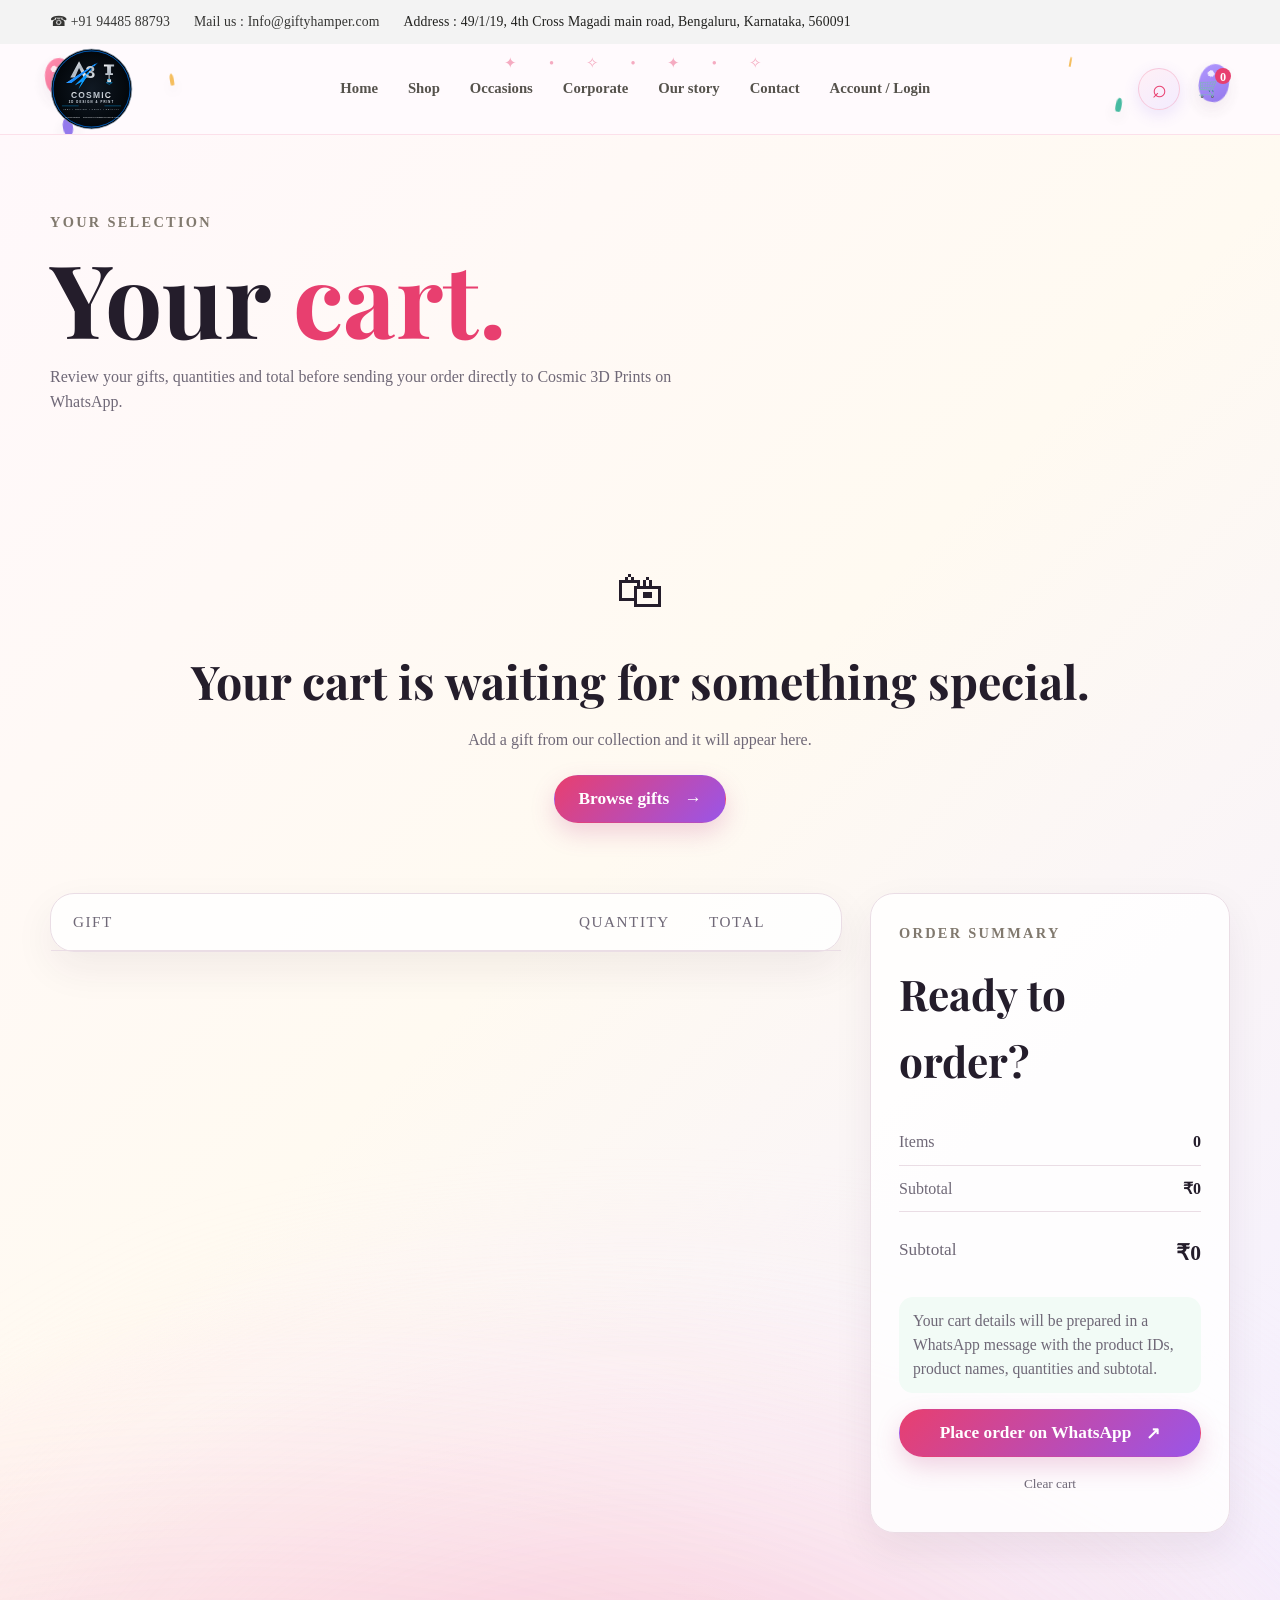
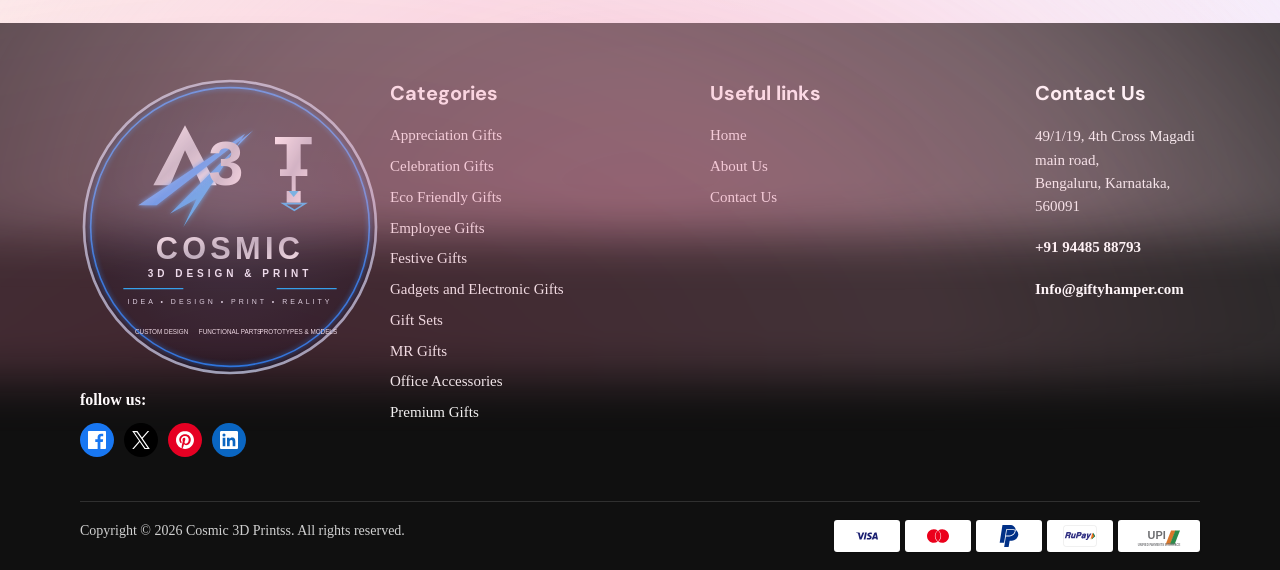
<file: cart.html>
<!doctype html>
<html lang="en">
<head>
  <meta charset="utf-8">
  <meta name="viewport" content="width=device-width, initial-scale=1">
  <meta name="description" content="Your Cosmic 3D Prints shopping cart.">
  <title>Your Cart | Cosmic 3D Prints</title>
  <link rel="stylesheet" href="css/style.css">
  <link rel="stylesheet" href="css/cart.css">
</head>
<body>
  <div class="announcement-bar"><div class="container announcement-inner"><a href="tel:+919448588793" aria-label="Call Cosmic 3D Prints">☎ <span>+91 94485 88793</span></a><a href="mailto:Info@giftyhamper.com">Mail us : Info@giftyhamper.com</a><span>Address : 49/1/19, 4th Cross Magadi main road, Bengaluru, Karnataka, 560091</span></div></div>
  <header class="site-header"><div class="container header-inner"><a class="brand" href="index.html" aria-label="Cosmic 3D Prints home"><img src="assets/cosmic-logo.svg" alt="Cosmic 3D Prints" class="brand-logo"></a><button class="menu-toggle" type="button" aria-expanded="false" aria-controls="primary-nav" aria-label="Open navigation"><span></span><span></span><span></span></button><nav id="primary-nav" class="primary-nav" aria-label="Primary navigation"><a href="index.html">Home</a><a href="shop.html">Shop</a><a href="index.html#occasions">Occasions</a><a href="index.html#corporate">Corporate</a><a href="about.html">Our story</a><a href="contact.html">Contact</a><a href="login.html">Account / Login</a></nav><div class="header-actions"><button class="icon-button" type="button" aria-label="Search" data-action="search">⌕</button><a class="icon-button" href="cart.html" aria-label="Shopping cart">🛒<span id="cart-count" class="cart-count">0</span></a></div></div></header>

  <main class="cart-page">
    <section class="cart-hero">
      <div class="container">
        <p class="eyebrow">Your selection</p>
        <h1>Your <em>cart.</em></h1>
        <p>Review your gifts, quantities and total before sending your order directly to Cosmic 3D Prints on WhatsApp.</p>
      </div>
    </section>
    <section class="cart-section">
      <div class="container">
        <div id="cart-empty" class="cart-empty" hidden>
          <div class="cart-empty-icon">🛍</div>
          <h2>Your cart is waiting for something special.</h2>
          <p>Add a gift from our collection and it will appear here.</p>
          <a class="button button-primary" href="shop.html">Browse gifts <span>→</span></a>
        </div>
        <div id="cart-content" class="cart-layout">
          <div class="cart-items-wrap">
            <div class="cart-items-head"><span>Gift</span><span>Quantity</span><span>Total</span></div>
            <div id="cart-items"></div>
          </div>
          <aside class="cart-summary">
            <p class="eyebrow">Order summary</p>
            <h2>Ready to order?</h2>
            <div class="summary-row"><span>Items</span><strong id="summary-items">0</strong></div>
            <div class="summary-row"><span>Subtotal</span><strong id="summary-subtotal">₹0</strong></div>
            <div class="summary-row summary-total"><span>Subtotal</span><strong id="summary-total">₹0</strong></div>
            <p class="whatsapp-note">Your cart details will be prepared in a WhatsApp message with the product IDs, product names, quantities and subtotal.</p>
            <button id="place-order" class="button button-primary cart-order-button" type="button">Place order on WhatsApp <span>↗</span></button>
            <button id="clear-cart" class="cart-clear" type="button">Clear cart</button>
          </aside>
        </div>
      </div>
    </section>
  </main>

  <footer class="site-footer"><div class="container footer-grid"><div class="footer-brand"><a class="brand" href="index.html"><img src="assets/cosmic-logo.svg" alt="Cosmic 3D Prints" class="brand-logo"></a><span class="footer-follow">follow us:</span><div class="footer-socials" aria-label="Social media"><a class="footer-social" href="#" aria-label="Facebook">f</a><a class="footer-social" href="#" aria-label="X">𝕏</a><a class="footer-social" href="#" aria-label="Pinterest">p</a><a class="footer-social" href="#" aria-label="LinkedIn">in</a></div></div><div><h3>Categories</h3><a href="shop.html">Appreciation Gifts</a><a href="shop.html">Celebration Gifts</a><a href="shop.html">Eco Friendly Gifts</a><a href="shop.html">Employee Gifts</a><a href="shop.html">Festive Gifts</a><a href="shop.html">Gadgets and Electronic Gifts</a><a href="shop.html">Gift Sets</a><a href="shop.html">MR Gifts</a><a href="shop.html">Office Accessories</a><a href="shop.html">Premium Gifts</a></div><div><h3>Useful links</h3><a href="index.html">Home</a><a href="about.html">About Us</a><a href="contact.html">Contact Us</a></div><div><h3>Contact Us</h3><div class="footer-contact-details"><p>49/1/19, 4th Cross Magadi main road,<br>Bengaluru, Karnataka, 560091</p><p><a href="tel:+919448588793">+91 94485 88793</a></p><p><a href="mailto:Info@giftyhamper.com">Info@giftyhamper.com</a></p></div></div></div><div class="container footer-bottom"><span>Copyright © <span data-current-year>2026</span> Cosmic 3D Printss. All rights reserved.</span><div class="payment-badges" aria-label="Accepted payment methods"><span class="payment-badge">VISA</span><span class="payment-badge">MasterCard</span><span class="payment-badge">PayPal</span><span class="payment-badge">RuPay</span><span class="payment-badge">UPI</span></div></div></footer>
  <script src="js/main.js" defer></script>
  <script src="js/cart.js?v=4" defer></script>
</body>
</html>
</file>
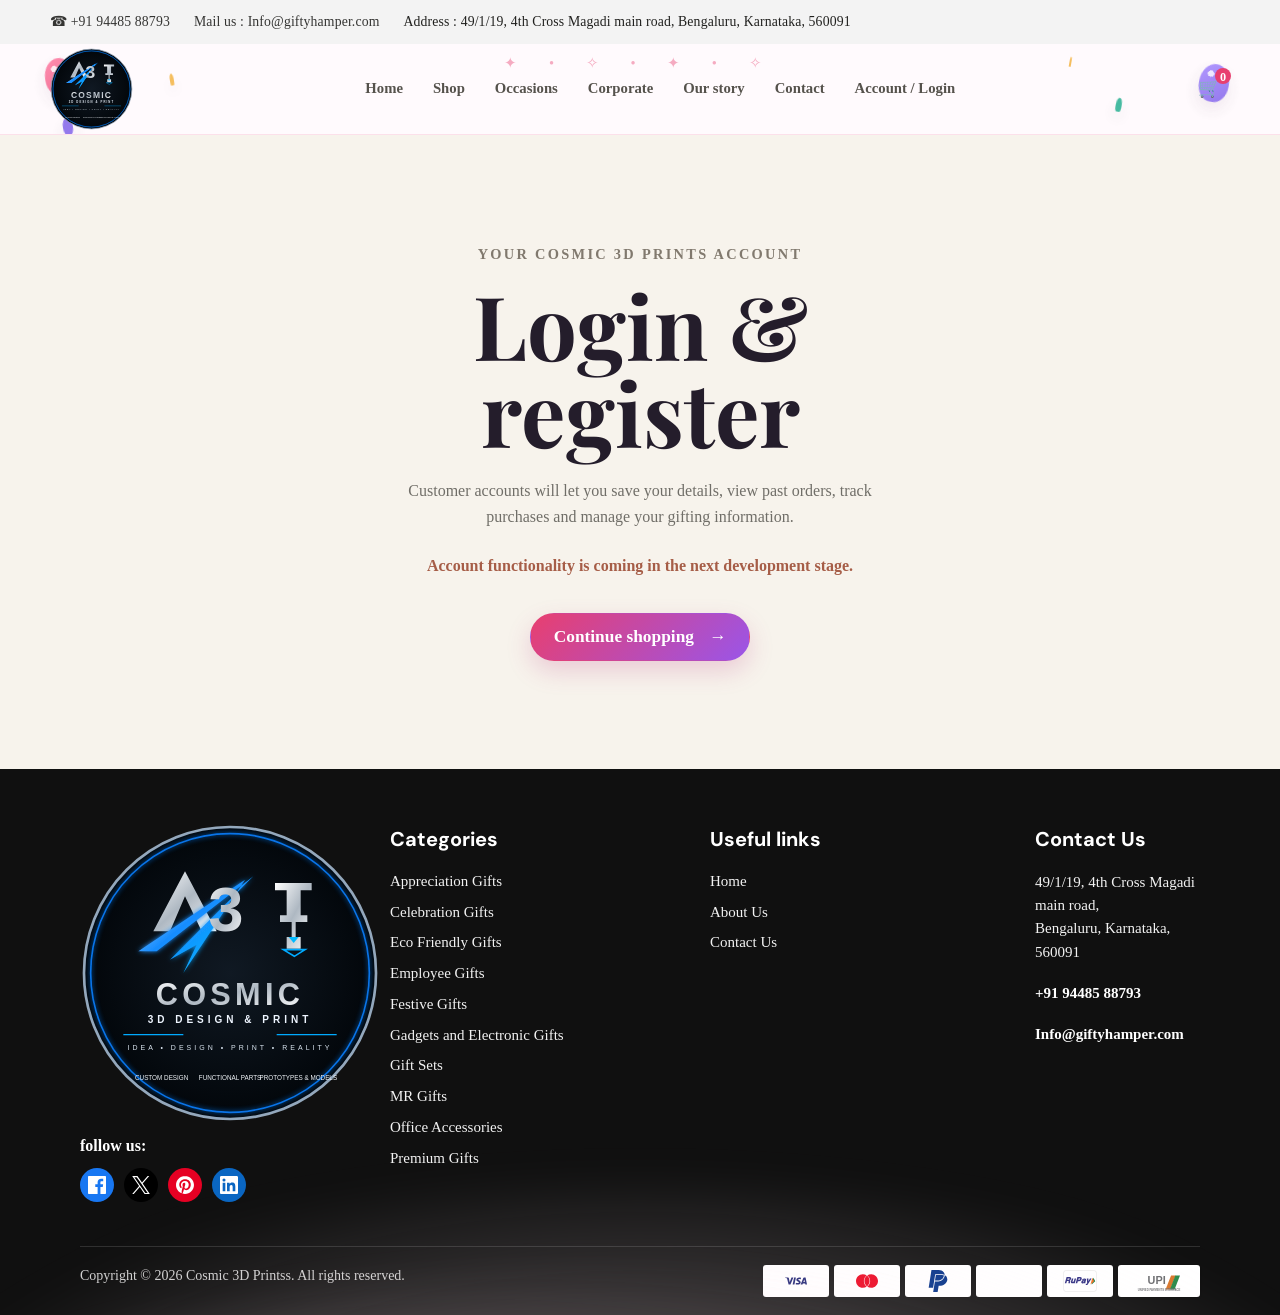
<file: login.html>
<!doctype html>
<html lang="en">
<head>
  <meta charset="utf-8">
  <meta name="viewport" content="width=device-width, initial-scale=1">
  <meta name="description" content="Cosmic 3D Prints customer account.">
  <title>Login / Register | Cosmic 3D Prints</title>
  <link rel="stylesheet" href="css/style.css">
</head>
<body>
  <div class="announcement-bar"><div class="container announcement-inner"><a href="tel:+919448588793" aria-label="Call Cosmic 3D Prints">☎ <span>+91 94485 88793</span></a><a href="mailto:Info@giftyhamper.com">Mail us : Info@giftyhamper.com</a><span>Address : 49/1/19, 4th Cross Magadi main road, Bengaluru, Karnataka, 560091</span></div></div>
  <header class="site-header"><div class="container header-inner"><a class="brand" href="index.html" aria-label="Cosmic 3D Prints home"><img src="assets/cosmic-logo.svg" alt="Cosmic 3D Prints" class="brand-logo"></a><button class="menu-toggle" type="button" aria-expanded="false" aria-controls="primary-nav" aria-label="Open navigation"><span></span><span></span><span></span></button><nav id="primary-nav" class="primary-nav" aria-label="Primary navigation"><a href="index.html">Home</a><a href="shop.html">Shop</a><a href="index.html#occasions">Occasions</a><a href="index.html#corporate">Corporate</a><a href="about.html">Our story</a><a href="contact.html">Contact</a><a href="login.html">Account / Login</a></nav><div class="header-actions"><a class="icon-button" href="cart.html" aria-label="Shopping cart">🛒<span id="cart-count" class="cart-count">0</span></a></div></div></header>
  <main><section class="section" style="min-height:55vh;display:grid;place-items:center;background:#f7f3ec"><div class="container" style="max-width:620px;text-align:center"><p class="eyebrow">Your Cosmic 3D Prints account</p><h1 style="font-family:'Playfair Display',Georgia,serif;font-size:clamp(3.22rem,6.9vw,5.75rem);line-height:.98;margin:0">Login &amp; register</h1><p style="color:#706e68;margin:24px auto;max-width:500px">Customer accounts will let you save your details, view past orders, track purchases and manage your gifting information.</p><p style="color:#a65d47;font-weight:700">Account functionality is coming in the next development stage.</p><a class="button button-primary" href="shop.html" style="margin-top:18px">Continue shopping <span>→</span></a></div></section></main>
  <footer class="site-footer"><div class="container footer-grid"><div class="footer-brand"><a class="brand" href="index.html"><img src="assets/cosmic-logo.svg" alt="Cosmic 3D Prints" class="brand-logo"></a><span class="footer-follow">follow us:</span><div class="footer-socials" aria-label="Social media"><a class="footer-social" href="#" aria-label="Facebook">f</a><a class="footer-social" href="#" aria-label="X">𝕏</a><a class="footer-social" href="#" aria-label="Pinterest">p</a><a class="footer-social" href="#" aria-label="LinkedIn">in</a></div></div><div><h3>Categories</h3><a href="shop.html">Appreciation Gifts</a><a href="shop.html">Celebration Gifts</a><a href="shop.html">Eco Friendly Gifts</a><a href="shop.html">Employee Gifts</a><a href="shop.html">Festive Gifts</a><a href="shop.html">Gadgets and Electronic Gifts</a><a href="shop.html">Gift Sets</a><a href="shop.html">MR Gifts</a><a href="shop.html">Office Accessories</a><a href="shop.html">Premium Gifts</a></div><div><h3>Useful links</h3><a href="index.html">Home</a><a href="about.html">About Us</a><a href="contact.html">Contact Us</a></div><div><h3>Contact Us</h3><div class="footer-contact-details"><p>49/1/19, 4th Cross Magadi main road,<br>Bengaluru, Karnataka, 560091</p><p><a href="tel:+919448588793">+91 94485 88793</a></p><p><a href="mailto:Info@giftyhamper.com">Info@giftyhamper.com</a></p></div></div></div><div class="container footer-bottom"><span>Copyright © <span data-current-year>2026</span> Cosmic 3D Printss. All rights reserved.</span><div class="payment-badges" aria-label="Accepted payment methods"><span class="payment-badge">VISA</span><span class="payment-badge">MasterCard</span><span class="payment-badge">PayPal</span><span class="payment-badge">VISA<br>Electron</span><span class="payment-badge">RuPay</span></div></div></footer>
  <script src="js/main.js" defer></script>
</body>
</html>
</file>
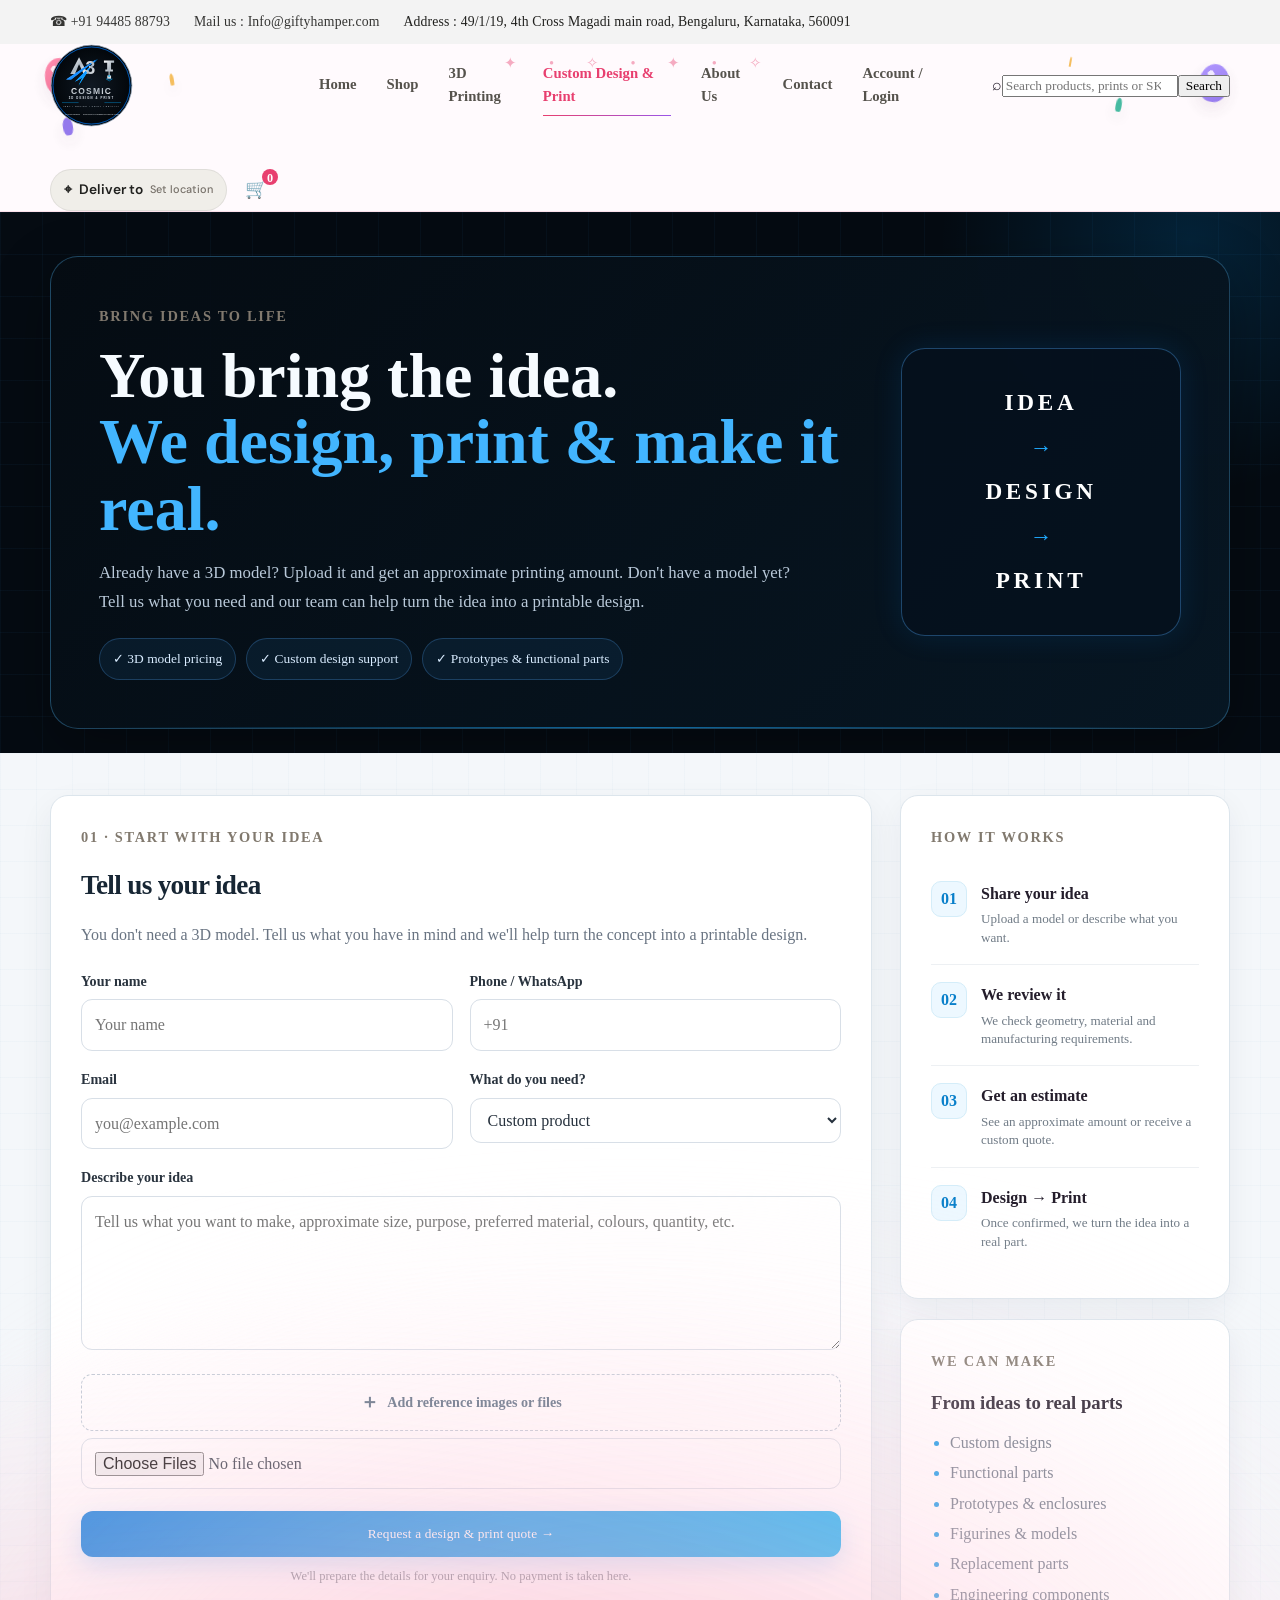
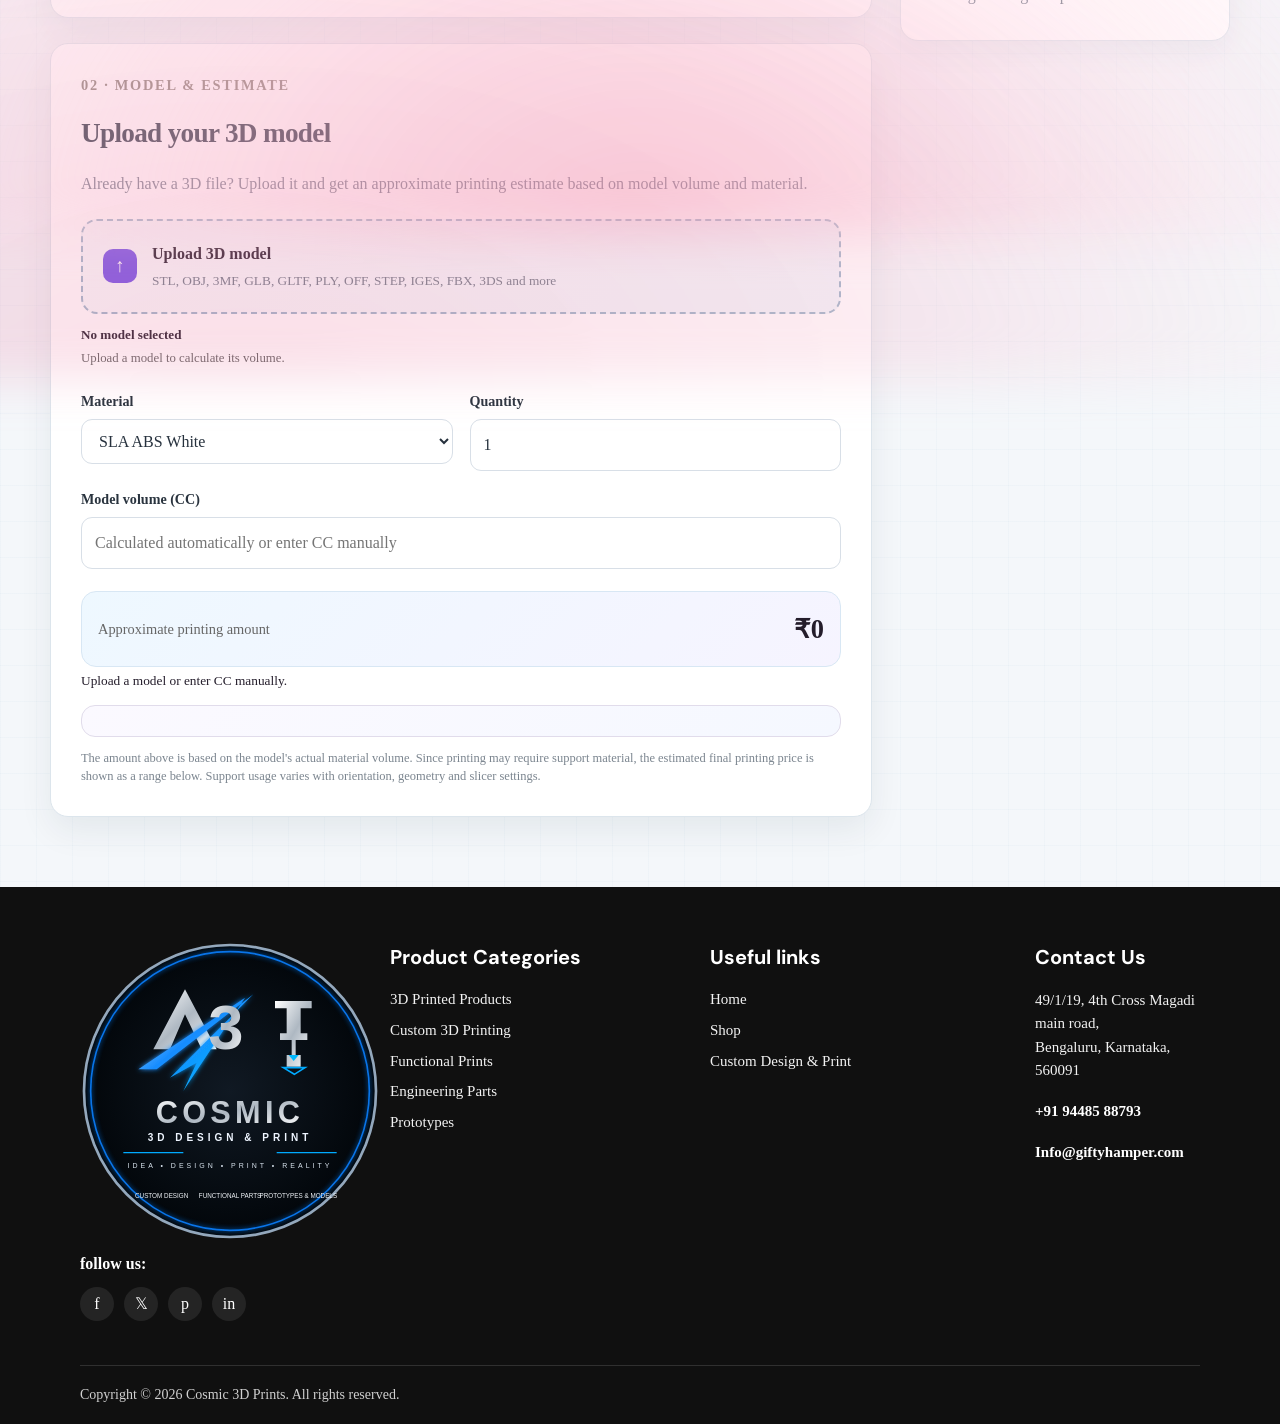
<file: quote.html>
<!doctype html>
<html lang="en">
<head>
<meta charset="utf-8">
<meta name="viewport" content="width=device-width, initial-scale=1">
<meta name="description" content="Cosmic 3D Prints — upload your 3D model, get an approximate print price, or tell us your idea and we'll design and print it.">
<title>Custom Design & Print | Cosmic 3D Prints</title>
<link rel="stylesheet" href="css/style.css">
<link rel="stylesheet" href="css/cc-calculator.css">
<link rel="stylesheet" href="css/quote.css">
<script type="importmap">
{
  "imports": {
    "three": "https://cdn.jsdelivr.net/npm/three@0.180.0/build/three.module.js",
    "three/addons/": "https://cdn.jsdelivr.net/npm/three@0.180.0/examples/jsm/"
  }
}
</script>
</head>
<body class="marketplace-body">
<div class="announcement-bar"><div class="container announcement-inner"><a href="tel:+919448588793">☎ <span>+91 94485 88793</span></a><a href="mailto:Info@giftyhamper.com">Mail us : Info@giftyhamper.com</a><span>Address : 49/1/19, 4th Cross Magadi main road, Bengaluru, Karnataka, 560091</span></div></div>
<header class="site-header marketplace-header">
  <div class="container header-inner marketplace-header-inner">
    <a class="brand marketplace-brand" href="index.html" aria-label="Cosmic 3D Prints home"><img src="assets/cosmic-logo.svg" alt="Cosmic 3D Prints" class="brand-logo"></a>
    <button class="menu-toggle" type="button" aria-expanded="false" aria-controls="primary-nav" aria-label="Open navigation"><span></span><span></span><span></span></button>
    <nav id="primary-nav" class="primary-nav" aria-label="Primary navigation">
      <a href="index.html">Home</a><a href="shop.html">Shop</a><a href="index.html#occasions">3D Printing</a><a class="active" href="quote.html">Custom Design &amp; Print</a><a href="about.html">About Us</a><a href="contact.html">Contact</a><a href="login.html">Account / Login</a>
    </nav>
    <form class="marketplace-header-search" id="header-search" role="search"><span aria-hidden="true">⌕</span><input id="header-search-input" type="search" placeholder="Search products, prints or SKU" aria-label="Search products"><button type="submit">Search</button></form>
    <div class="header-actions marketplace-header-actions"><button class="location-button" type="button" aria-label="Set delivery location"><span>⌖</span><span>Deliver to</span><small data-location-label>Set location</small></button><a class="icon-button marketplace-cart-button" href="cart.html" aria-label="Shopping cart">🛒<span id="cart-count" class="cart-count">0</span></a></div>
  </div>
</header>

<main>
<section class="quote-hero">
  <div class="container">
    <div class="quote-hero-card">
      <div>
        <p class="eyebrow">Bring ideas to life</p>
        <h1>You bring the idea.<br><em>We design, print &amp; make it real.</em></h1>
        <p>Already have a 3D model? Upload it and get an approximate printing amount. Don't have a model yet? Tell us what you need and our team can help turn the idea into a printable design.</p>
        <div class="quote-points"><span>✓ 3D model pricing</span><span>✓ Custom design support</span><span>✓ Prototypes &amp; functional parts</span></div>
      </div>
      <div class="quote-hero-badge"><strong>IDEA</strong><span>→</span><strong>DESIGN</strong><span>→</span><strong>PRINT</strong></div>
    </div>
  </div>
</section>

<section class="quote-section">
<div class="container">
<div class="quote-grid">
<div class="quote-main">
  <div class="quote-card">
    <div class="quote-card-head"><p class="eyebrow">01 · Start with your idea</p><h2>Tell us your idea</h2><p>You don't need a 3D model. Tell us what you have in mind and we'll help turn the concept into a printable design.</p></div>
    <div class="quote-form-grid">
      <div><label for="quote-name">Your name</label><input id="quote-name" type="text" placeholder="Your name"></div>
      <div><label for="quote-contact">Phone / WhatsApp</label><input id="quote-contact" type="tel" placeholder="+91"></div>
      <div><label for="quote-email">Email</label><input id="quote-email" type="email" placeholder="you@example.com"></div>
      <div><label for="quote-type">What do you need?</label><select id="quote-type"><option>Custom product</option><option>Functional part</option><option>Engineering component</option><option>Prototype</option><option>Figurine / model</option><option>Replacement part</option><option>Enclosure</option><option>Other</option></select></div>
      <div class="full"><label for="quote-description">Describe your idea</label><textarea id="quote-description" rows="5" placeholder="Tell us what you want to make, approximate size, purpose, preferred material, colours, quantity, etc."></textarea></div>
      <div class="full"><label class="quote-secondary-upload" for="quote-reference"><span>＋</span> Add reference images or files</label><input id="quote-reference" type="file" multiple accept="image/*,.pdf,.stl,.obj,.3mf,.step,.stp,.iges,.igs,.zip"></div>
    </div>
    <button class="quote-submit" type="button" id="quote-submit">Request a design &amp; print quote <b>→</b></button>
    <p class="quote-submit-note" id="quote-submit-note">We'll prepare the details for your enquiry. No payment is taken here.</p>
  </div>

  <div class="quote-card">
    <div class="quote-card-head"><div><p class="eyebrow">02 · Model &amp; estimate</p><h2>Upload your 3D model</h2><p>Already have a 3D file? Upload it and get an approximate printing estimate based on model volume and material.</p></div></div>
    <label class="quote-upload" for="cc-file"><span class="cc-upload-icon">↑</span><span><strong>Upload 3D model</strong><small>STL, OBJ, 3MF, GLB, GLTF, PLY, OFF, STEP, IGES, FBX, 3DS and more</small></span></label>
    <input id="cc-file" type="file" class="cc-file-input" accept=".stl,.obj,.3mf,.glb,.gltf,.ply,.off,.step,.stp,.iges,.igs,.fbx,.3ds,.dae,.amf,.x3d,.wrl,.zip">
    <div id="cc-file-name" class="cc-file-name">No model selected</div>
    <div id="cc-file-status" class="cc-file-status" aria-live="polite">Upload a model to calculate its volume.</div>

    <div class="quote-form-grid">
      <div><label for="cc-material">Material</label><select id="cc-material"><option value="sla-white">SLA ABS White</option><option value="sla-clear">SLA ABS Clear Transparent</option><option value="mjf-pa12">MJF Nylon PA12 Grey</option><option value="sls-pa12">SLS Nylon PA12 White</option><option value="figure-pro">Figure Pro Black / Rubber</option></select></div>
      <div><label for="quote-quantity">Quantity</label><input id="quote-quantity" type="number" min="1" value="1"></div>
      <div class="full"><label for="cc-volume">Model volume (CC)</label><input id="cc-volume" type="number" min="0" step="0.01" placeholder="Calculated automatically or enter CC manually"></div>
    </div>

    <div class="cc-result quote-result" aria-live="polite"><span>Approximate printing amount</span><strong id="cc-price">₹0</strong></div>
    <small id="cc-breakdown">Upload a model or enter CC manually.</small>
    <div id="cc-support-estimate" class="cc-support-estimate" aria-live="polite"></div>
    <p class="quote-note">The amount above is based on the model's actual material volume. Since printing may require support material, the estimated final printing price is shown as a range below. Support usage varies with orientation, geometry and slicer settings.</p>
    
    <div id="model-preview" class="model-preview" aria-live="polite">
      <div class="model-preview-head">
        <div>
          <p class="eyebrow">3D preview</p>
          <h3>Your uploaded model</h3>
        </div>
        <span class="model-preview-badge">Interactive</span>
      </div>
      <div class="model-preview-stage">
        <canvas id="model-preview-canvas"></canvas>
        <div id="model-preview-status" class="model-preview-status">Upload a supported 3D model to preview it here.</div>
      </div>
      <p class="model-preview-help">Drag to rotate · Scroll to zoom · Right-click to pan</p>
    </div>
  </div>
</div>

<aside class="quote-side">
  <div class="quote-side-card">
    <p class="eyebrow">How it works</p>
    <div class="quote-step"><b>01</b><div><strong>Share your idea</strong><span>Upload a model or describe what you want.</span></div></div>
    <div class="quote-step"><b>02</b><div><strong>We review it</strong><span>We check geometry, material and manufacturing requirements.</span></div></div>
    <div class="quote-step"><b>03</b><div><strong>Get an estimate</strong><span>See an approximate amount or receive a custom quote.</span></div></div>
    <div class="quote-step"><b>04</b><div><strong>Design → Print</strong><span>Once confirmed, we turn the idea into a real part.</span></div></div>
  </div>
  <div class="quote-side-card quote-materials"><p class="eyebrow">We can make</p><h3>From ideas to real parts</h3><ul><li>Custom designs</li><li>Functional parts</li><li>Prototypes &amp; enclosures</li><li>Figurines &amp; models</li><li>Replacement parts</li><li>Engineering components</li></ul></div>
</aside>
</div>
</div>
</section>
</main>

<footer class="site-footer"><div class="container footer-grid"><div class="footer-brand"><a class="brand" href="index.html"><img src="assets/cosmic-logo.svg" alt="Cosmic 3D Prints" class="brand-logo"></a><span class="footer-follow">follow us:</span><div class="footer-socials" aria-label="Social media"><a class="footer-social" href="#">f</a><a class="footer-social" href="#">𝕏</a><a class="footer-social" href="#">p</a><a class="footer-social" href="#">in</a></div></div><div><h3>Product Categories</h3><a href="shop.html">3D Printed Products</a><a href="shop.html">Custom 3D Printing</a><a href="shop.html">Functional Prints</a><a href="shop.html">Engineering Parts</a><a href="shop.html">Prototypes</a></div><div><h3>Useful links</h3><a href="index.html">Home</a><a href="shop.html">Shop</a><a href="quote.html">Custom Design &amp; Print</a></div><div><h3>Contact Us</h3><div class="footer-contact-details"><p>49/1/19, 4th Cross Magadi main road,<br>Bengaluru, Karnataka, 560091</p><p><a href="tel:+919448588793">+91 94485 88793</a></p><p><a href="mailto:Info@giftyhamper.com">Info@giftyhamper.com</a></p></div></div></div><div class="container footer-bottom"><span>Copyright © <span data-current-year>2026</span> Cosmic 3D Prints. All rights reserved.</span></div></footer>
<script src="js/main.js" defer></script>
<script src="js/location.js" defer></script>
<script src="js/cc-calculator.js?v=16" defer></script>
<script src="js/quote.js" defer></script>
<script src="js/model-preview.js?v=12" defer></script>
</body>
</html>
</file>
<file: css/style.css>
@import url('https://fonts.googleapis.com/css2?family=DM+Sans:wght@400;500;600;700&family=Playfair+Display:ital,wght@0,600;0,700;1,600;1,700&display=swap');

:root{--ink:#241d2b;--muted:#6f6877;--cream:#fff1f5;--paper:#fffafc;--line:#eadde5;--sage:#dff5eb;--rose:#ffe0ea;--sand:#fff0cf;--night:#29213b;--accent:#e83f6f;--gold:#f2ad32;--violet:#7655e8;--teal:#13a987;--max:1180px}
*{box-sizing:border-box}html{scroll-behavior:smooth}body{margin:0;font-family:'DM Sans',Arial,sans-serif;color:var(--ink);background:var(--paper);line-height:1.6;position:relative;overflow-x:hidden}body:before,body:after{content:'';position:fixed;left:-20%;right:-20%;bottom:-32vh;height:72vh;pointer-events:none;z-index:-1;border-radius:50% 50% 0 0;filter:blur(24px);transform:translateY(100%);animation:ghMainRise 14s cubic-bezier(.4,0,.2,1) infinite alternate}@keyframes ghMainRise{0%{transform:translateY(78%) scale(.92);opacity:.15}38%{transform:translateY(25%) scale(1);opacity:.48}72%{transform:translateY(-2%) scale(1.04);opacity:.68}100%{transform:translateY(-24%) scale(1.08);opacity:.35}}body:before{background:radial-gradient(ellipse at 50% 100%,rgba(244,157,184,.48) 0%,rgba(255,207,222,.34) 34%,rgba(255,235,242,.16) 58%,rgba(255,245,248,0) 76%)}body:after{bottom:-42vh;height:78vh;background:radial-gradient(ellipse at 28% 100%,rgba(232,112,153,.23) 0%,rgba(247,176,198,.22) 38%,rgba(255,225,235,.12) 58%,rgba(255,255,255,0) 78%);animation-duration:19s;animation-delay:-7s}body,button,input{font-family:inherit}a{color:inherit;text-decoration:none}.container{width:min(var(--max),calc(100% - 48px));margin-inline:auto}.sr-only{position:absolute;width:1px;height:1px;padding:0;margin:-1px;overflow:hidden;clip:rect(0,0,0,0);white-space:nowrap;border:0}
.announcement-bar{background:var(--ink);color:#fff;font-size:1.0315rem;letter-spacing:.01em}.announcement-inner{min-height:34px;display:flex;align-items:center;justify-content:space-between;gap:20px}.announcement-inner a{opacity:.9}.announcement-inner a:hover{opacity:1;text-decoration:underline;text-underline-offset:3px}
.site-header{position:sticky;top:0;z-index:20;background:rgba(255,253,249,.94);backdrop-filter:blur(14px);border-bottom:1px solid rgba(32,32,30,.08)}.header-inner{min-height:82px;display:grid;grid-template-columns:auto 1fr auto;align-items:center;gap:38px}.brand{display:inline-flex;align-items:center;gap:10px;font-weight:700;letter-spacing:-.04em;font-size:1.4812rem;white-space:nowrap}.brand-logo{width:auto;height:44px;max-width:190px;object-fit:contain;display:block}.brand em{font-family:'Playfair Display',Georgia,serif;font-weight:600}.brand-mark{width:31px;height:31px;display:grid;place-items:center;border-radius:50%;background:var(--ink);color:#fff;font-size:0.8199rem;letter-spacing:-.06em}.primary-nav{display:flex;align-items:center;justify-content:center;gap:28px;font-size:1.1109rem;font-weight:600}.primary-nav a{position:relative;padding:8px 0;color:#55524c}.primary-nav a:hover,.primary-nav a.active{color:var(--ink)}.primary-nav a.active:after{content:'';position:absolute;left:0;right:0;bottom:1px;height:1px;background:var(--ink)}.header-actions{display:flex;align-items:center;gap:8px}.icon-button{position:relative;width:38px;height:38px;display:grid;place-items:center;border:0;background:transparent;border-radius:50%;font-size:1.3886rem;cursor:pointer}.icon-button:hover{background:#f0ebe3}.cart-count{position:absolute;top:0;right:-1px;min-width:16px;height:16px;padding:0 4px;display:grid;place-items:center;border-radius:99px;background:var(--accent);color:#fff;font-size:0.7671rem;font-weight:700}.menu-toggle{display:none;border:0;background:none;padding:7px;cursor:pointer}.menu-toggle span{display:block;width:22px;height:1.5px;background:var(--ink);margin:5px 0}
.hero-home{overflow:hidden;background:radial-gradient(circle at 82% 18%,rgba(255,177,202,.75),transparent 34%),radial-gradient(circle at 12% 85%,rgba(202,187,255,.48),transparent 30%),linear-gradient(135deg,#fff0f5 0%,#fffafc 48%,#f2efff 100%)}.hero-grid{min-height:690px;display:grid;grid-template-columns:1.02fr .98fr;align-items:center;gap:45px}.hero-content{padding:78px 0}.eyebrow{text-transform:uppercase;letter-spacing:.16em;font-size:0.8993rem;font-weight:700;color:#81796e;margin:0 0 15px}.hero-content h1{max-width:650px;margin:0;font-family:'Playfair Display',Georgia,serif;font-size:clamp(4.6288rem,8.5962vw,8.5962rem);line-height:.94;letter-spacing:-.055em;font-weight:700}.hero-content h1 span{color:var(--accent);font-style:italic}.hero-copy{max-width:560px;margin:28px 0 0;color:var(--muted);font-size:1.05rem}.hero-actions{display:flex;align-items:center;flex-wrap:wrap;gap:24px;margin-top:34px}.button{display:inline-flex;align-items:center;justify-content:center;gap:15px;min-height:48px;padding:0 23px;border-radius:99px;border:1px solid transparent;font-size:1.0844rem;font-weight:700;cursor:pointer;transition:transform .2s ease,background .2s ease}.button:hover{transform:translateY(-2px)}.button-primary{background:linear-gradient(135deg,#e83f6f,#9a55e8);color:#fff;box-shadow:0 10px 24px rgba(190,65,130,.22)}.button-primary:hover{background:linear-gradient(135deg,#d92f60,#8144d5)}.button-light{background:#fff;color:var(--ink)}.text-link{font-size:1.0712rem;font-weight:700;border-bottom:1px solid currentColor;padding-bottom:3px}.text-link span{margin-left:7px}.hero-trust{display:flex;flex-wrap:wrap;gap:19px;margin-top:58px;color:#6f6a62;font-size:.72rem}.hero-trust b{display:inline-grid;place-items:center;width:17px;height:17px;border-radius:50%;background:#d4decf;color:#50614c;margin-right:5px}
.hero-art{height:570px;position:relative;display:grid;place-items:center}.hero-orbit{position:absolute;border:1px solid rgba(32,32,30,.11);border-radius:50%}.orbit-one{width:460px;height:460px}.orbit-two{width:350px;height:350px;border-style:dashed}.gift-box{position:relative;filter:drop-shadow(0 28px 28px rgba(45,39,31,.16));transform:rotate(-5deg);z-index:3}.gift-box-large{width:260px;height:220px;margin-top:60px}.box-lid{position:absolute;left:-13px;top:0;width:286px;height:58px;background:#a86b55;border-radius:5px;box-shadow:inset 0 -7px 0 rgba(0,0,0,.08)}.box-lid:after{content:'';position:absolute;left:50%;top:0;transform:translateX(-50%);width:32px;height:58px;background:#d5aa8f}.box-lid i{position:absolute;left:50%;top:-15px;transform:translateX(-50%);width:52px;height:27px;border:7px solid #d5aa8f;border-bottom:0;border-radius:50% 50% 0 0}.box-body{height:190px;margin-top:50px;background:linear-gradient(135deg,#b97860,#8f513f);border-radius:0 0 7px 7px;display:grid;place-items:center;overflow:hidden}.box-body:before{content:'';position:absolute;left:50%;top:50px;bottom:0;width:32px;transform:translateX(-50%);background:#d5aa8f}.box-body span{position:relative;color:#f8e7dc;font-family:'Playfair Display',Georgia,serif;font-size:3.174rem;font-weight:700}.hero-card{position:absolute;background:rgba(255,253,249,.9);box-shadow:0 18px 45px rgba(38,32,25,.11);border:1px solid rgba(255,255,255,.8);backdrop-filter:blur(8px);z-index:4}.card-one{right:4%;top:17%;width:150px;padding:19px;transform:rotate(7deg)}.card-one small{display:block;font-size:0.7406rem;letter-spacing:.16em;color:#777}.card-one strong{display:block;font-family:'Playfair Display',Georgia,serif;font-size:2.1821rem;line-height:1;margin-top:6px}.card-two{left:4%;bottom:12%;width:142px;padding:14px;display:flex;align-items:center;gap:10px;transform:rotate(-7deg)}.card-two span{font-size:1.9837rem;color:var(--accent)}.card-two small{font-family:'Playfair Display',Georgia,serif;line-height:1.15}.spark{position:absolute;color:var(--accent);font-size:1.5rem}.spark-one{right:18%;top:12%}.spark-two{left:16%;top:29%;font-size:1.8rem}
.section{padding:108px 0}.section-soft{background:linear-gradient(135deg,#fff5f7,#fff8ed 52%,#f4f0ff)}.section-heading{margin-bottom:45px}.split-heading{display:flex;align-items:flex-end;justify-content:space-between;gap:30px}.section-heading h2{max-width:650px;margin:0;font-family:'Playfair Display',Georgia,serif;font-size:clamp(3.1079rem,5.29vw,5.29rem);line-height:1;letter-spacing:-.045em}.occasion-grid{display:grid;grid-template-columns:repeat(4,1fr);gap:13px}.occasion-card{min-height:265px;padding:25px;display:flex;flex-direction:column;justify-content:flex-end;position:relative;overflow:hidden;transition:transform .25s ease}.occasion-card:hover{transform:translateY(-5px)}.occasion-card:after{content:'';position:absolute;inset:auto -35px -55px auto;width:160px;height:160px;border-radius:50%;background:rgba(255,255,255,.35)}.occasion-birthday{background:#e7d8ce}.occasion-festive{background:#e0e6d9}.occasion-corporate{background:#ddd9cf}.occasion-thanks{background:#ead4d0}.occasion-icon{position:absolute;top:25px;left:25px;font-size:2rem}.occasion-card strong{font-family:'Playfair Display',Georgia,serif;font-size:2.1821rem;position:relative;z-index:1}.occasion-card small{color:#625e57;margin-top:2px;position:relative;z-index:1}.occasion-card .arrow{position:absolute;right:23px;top:24px;font-size:1.1rem}
.product-grid{display:grid;grid-template-columns:repeat(4,1fr);gap:17px}.product-card{min-width:0}.product-card a{display:block}.product-image{height:370px;display:flex;flex-direction:column;align-items:center;justify-content:center;position:relative;overflow:hidden}.product-image:after{content:'';position:absolute;width:180px;height:180px;border-radius:50%;background:rgba(255,255,255,.35);bottom:-75px;right:-35px}.image-sage{background:#dce5d8}.image-sand{background:#e8dccb}.image-rose{background:#e8d4cf}.image-night{background:#303b39;color:#f7eee6}.product-image span{font-size:0.7671rem;letter-spacing:.2em;position:absolute;top:21px;left:21px;opacity:.68}.product-image b{font-family:'Playfair Display',Georgia,serif;font-size:3.3062rem;line-height:.9;text-align:center;letter-spacing:-.05em}.product-info{display:flex;justify-content:space-between;gap:12px;padding:17px 1px}.product-info h3{font-size:1.2167rem;margin:0;font-weight:700}.product-info p{font-size:0.9522rem;color:#8a857d;margin:3px 0 0}.product-info>strong{font-size:1.0844rem;white-space:nowrap}
.story-banner{background:var(--ink);color:#fff;padding:100px 0}.story-grid{display:grid;grid-template-columns:1.1fr .9fr;gap:80px;align-items:center}.story-grid .eyebrow{color:#bcb4a9}.story-grid h2{font-family:'Playfair Display',Georgia,serif;font-size:clamp(3.5707rem,6.348vw,6.6125rem);line-height:.98;letter-spacing:-.045em;max-width:620px;margin:0}.story-grid>div>p:not(.eyebrow){color:#bdb9b0;max-width:540px;margin:23px 0 30px}.story-stats{display:grid;grid-template-columns:1fr;gap:0}.story-stats>div{display:grid;grid-template-columns:70px 1fr;gap:20px;align-items:center;padding:22px 0;border-bottom:1px solid rgba(255,255,255,.13)}.story-stats>div:first-child{border-top:1px solid rgba(255,255,255,.13)}.story-stats strong{font-family:'Playfair Display',Georgia,serif;font-size:2.2483rem;color:#a9a49a}.story-stats span{font-size:1.0844rem;color:#d0ccc4;line-height:1.35}
.benefits-section{background:linear-gradient(180deg,#fffafc,#f4fffb)}.centered{text-align:center}.centered h2{margin-inline:auto}.benefits-grid{display:grid;grid-template-columns:repeat(3,1fr);gap:45px;margin-top:65px}.benefit{text-align:center;padding:0 25px}.benefit>span{display:grid;place-items:center;width:52px;height:52px;border-radius:50%;background:var(--cream);margin:0 auto 22px;font-size:1.7854rem;color:var(--accent)}.benefit h3{font-family:'Playfair Display',Georgia,serif;font-size:1.7854rem;margin:0 0 8px}.benefit p{color:var(--muted);font-size:1.0844rem;max-width:290px;margin:0 auto}
.reviews-section{background:var(--paper)}.reviews-card{display:grid;grid-template-columns:1.05fr .95fr;min-height:330px;overflow:hidden;border-radius:28px;background:linear-gradient(135deg,#f5e7e1,#eee6f3);box-shadow:0 18px 45px rgba(38,32,25,.08)}.reviews-copy{padding:58px}.reviews-copy h2{max-width:560px;margin:0;font-family:'Playfair Display',Georgia,serif;font-size:clamp(3.0417rem,5.29vw,5.29rem);line-height:.98;letter-spacing:-.045em}.reviews-copy>p:not(.eyebrow){max-width:500px;color:var(--muted);margin:17px 0 20px;font-size:.9rem}.reviews-rating{display:flex;align-items:center;gap:16px;margin-bottom:25px}.reviews-rating strong{font-size:.82rem}.reviews-rating span{letter-spacing:.15em;color:#e3a72f;font-size:.95rem}.reviews-visual{display:flex;flex-direction:column;justify-content:center;align-items:center;text-align:center;padding:45px;background:radial-gradient(circle at 50% 35%,rgba(255,255,255,.75),rgba(255,255,255,.15) 58%,transparent 70%)}.reviews-quote{font-family:Georgia,serif;font-size:9.2575rem;line-height:.45;color:var(--accent);opacity:.35}.reviews-visual strong{font-family:'Playfair Display',Georgia,serif;font-size:2.3805rem;line-height:1.05}.reviews-visual>span:last-child{margin-top:12px;color:#77716a;font-size:.72rem}@media(max-width:760px){.reviews-card{grid-template-columns:1fr;border-radius:22px}.reviews-copy{padding:34px 25px}.reviews-copy h2{font-size:2.45rem}.reviews-visual{min-height:180px;padding:25px}.reviews-quote{font-size:5rem}.reviews-visual strong{font-size:1.45rem}}


.google-reviews-hero{padding:28px 0 18px;background:var(--cream)}
.google-reviews-card{display:grid;grid-template-columns:1.15fr 1fr .85fr;align-items:center;min-height:205px;padding:30px 36px;border-radius:26px;background:linear-gradient(105deg,#fff0f3 0%,#f9e9ef 48%,#f0eafa 100%);box-shadow:0 15px 38px rgba(38,32,25,.08);overflow:hidden;position:relative}
.google-reviews-card:before,.google-reviews-card:after{content:'♡';position:absolute;color:#e889a0;font-size:2.645rem;opacity:.38;transform:rotate(-18deg)}
.google-reviews-card:before{left:22px;bottom:16px}.google-reviews-card:after{right:28%;top:18px}
.google-reviews-brand{display:flex;align-items:center;gap:22px;min-width:0}
.google-g-mark{width:72px;height:72px;flex:0 0 72px;display:grid;place-items:center;border-radius:50%;background:#fff;font-size:4.1659rem;font-weight:700;font-family:Arial,sans-serif;color:#4285f4;box-shadow:0 8px 22px rgba(38,32,25,.08)}
.google-reviews-brand .eyebrow{margin-bottom:4px;color:#a56d72}
.google-reviews-brand h2{margin:0;font-family:'Playfair Display',Georgia,serif;font-size:clamp(2.645rem,4.232vw,3.9675rem);line-height:1;letter-spacing:-.04em}
.google-stars{margin-top:10px;letter-spacing:.18em;color:#e3a72f;font-size:1.05rem}
.google-review-note{margin:5px 0 0;color:#77716a;font-size:.72rem}
.google-review-message{border-left:1px solid rgba(166,93,71,.2);padding:8px 30px;display:flex;flex-direction:column;align-items:flex-start}
.google-quote{font-family:Georgia,serif;font-size:4.6288rem;line-height:.45;color:var(--accent);opacity:.45}
.google-review-message strong{font-family:'Playfair Display',Georgia,serif;font-size:1.9176rem;line-height:1.05}
.google-review-message span:last-child{margin-top:9px;color:#77716a;font-size:.7rem}
.google-review-action{border-left:1px solid rgba(166,93,71,.2);padding-left:30px;display:flex;flex-direction:column;align-items:flex-start;gap:9px}
.google-review-action .button{background:#df4961;padding-inline:27px;box-shadow:0 10px 22px rgba(223,73,97,.2)}
.google-review-action .button:hover{background:#c83e55}
.google-review-action small{color:#77716a;font-size:.65rem}
@media(max-width:1000px){.google-reviews-card{grid-template-columns:1fr 1fr;padding:26px}.google-review-action{grid-column:1/-1;border-left:0;border-top:1px solid rgba(166,93,71,.2);padding:20px 0 0;margin-top:8px;flex-direction:row;align-items:center}}
@media(max-width:760px){
  .google-reviews-hero{padding:16px 0 8px}
  .google-reviews-card{grid-template-columns:1fr;border-radius:22px;padding:24px 20px;min-height:0;gap:20px}
  .google-reviews-card:before{left:10px;bottom:10px}.google-reviews-card:after{right:20px;top:10px}
  .google-reviews-brand{gap:14px}
  .google-g-mark{width:54px;height:54px;flex-basis:54px;font-size:2.35rem}
  .google-reviews-brand h2{font-size:2rem}
  .google-stars{font-size:1.1902rem;margin-top:7px}
  .google-review-note{font-size:.66rem}
  .google-review-message{border-left:0;border-top:1px solid rgba(166,93,71,.2);padding:18px 0 0}
  .google-review-message strong{font-size:1.3rem}
  .google-review-action{border-left:0;border-top:1px solid rgba(166,93,71,.2);padding:18px 0 0;margin:0;display:flex;flex-direction:column;align-items:stretch}
  .google-review-action .button{width:100%}
  .google-review-action small{text-align:center}
}

.google-review-art{display:flex;align-items:center;justify-content:center;min-height:150px}.google-review-art img{width:190px;height:140px;object-fit:contain;filter:drop-shadow(0 14px 18px rgba(38,32,25,.1));transform:translateY(8px) rotate(2deg)}
.occasion-art{position:absolute;top:10px;left:12px;width:190px;height:145px;display:grid;place-items:center;z-index:0}.occasion-art img{width:100%;height:100%;object-fit:contain;filter:drop-shadow(0 12px 16px rgba(38,32,25,.1));transition:transform .3s ease}.occasion-card:hover .occasion-art img{transform:translateY(-5px) scale(1.03)}.occasion-card .occasion-icon{display:none}.occasion-card strong,.occasion-card small{position:relative;z-index:2}
@media(max-width:1000px){.google-reviews-card{grid-template-columns:1fr 1fr}.google-review-art{grid-column:2;grid-row:1}.google-review-action{grid-column:1/-1}.occasion-art{width:160px;height:125px}}
@media(max-width:760px){.google-review-art{grid-column:1;grid-row:auto;min-height:110px}.google-review-art img{width:165px;height:115px}.occasion-art{width:150px;height:115px;top:8px;left:8px}.occasion-card{padding-top:25px}.occasion-card strong{margin-top:80px}.occasion-card small{max-width:220px}}

.newsletter-section{background:linear-gradient(110deg,#ffe1eb,#fff0d2 48%,#e9e1ff);padding:78px 0}.newsletter-inner{display:flex;align-items:center;justify-content:space-between;gap:50px}.newsletter-inner h2{font-family:'Playfair Display',Georgia,serif;font-size:3.174rem;line-height:1;margin:0}.newsletter-inner p:not(.eyebrow){color:#6e685f;font-size:1.058rem;margin:10px 0 0}.newsletter-form{display:flex;gap:9px;min-width:min(100%,450px)}.newsletter-form input{min-width:0;flex:1;border:1px solid #cfc5b6;background:rgba(255,255,255,.5);border-radius:99px;padding:0 20px;outline:none}.newsletter-form input:focus{border-color:var(--ink)}
.site-footer{background:linear-gradient(135deg,#241d32,#352044 58%,#202d3d);color:#fff;padding:72px 0 25px}.footer-grid{display:grid;grid-template-columns:2fr 1fr 1fr 1.2fr;gap:40px;padding-bottom:55px}.footer-brand p,.footer-grid>div:last-child p{color:#d7cfda;font-size:1.0051rem;max-width:230px}.footer-grid h3{font-size:0.9522rem;text-transform:uppercase;letter-spacing:.13em;margin:3px 0 16px;color:#ffb6ca}.footer-grid>div:not(:first-child)>a{display:block;font-size:1.0183rem;margin:8px 0;color:#ded7e3}.footer-contact{font-weight:700!important;color:var(--ink)!important}.footer-bottom{border-top:1px solid rgba(255,255,255,.14);padding-top:18px;display:flex;justify-content:space-between;color:#c7bfcc;font-size:.67rem}
@media(max-width:1000px){.header-inner{gap:20px}.primary-nav{gap:17px}.hero-grid{grid-template-columns:1fr 1fr}.hero-content h1{font-size:clamp(3.3rem,6vw,5.2rem)}.hero-art{transform:scale(.9)}.occasion-grid{grid-template-columns:repeat(2,1fr)}.product-grid{grid-template-columns:repeat(2,1fr)}.story-grid{gap:45px}}
@media(max-width:760px){.container{width:min(100% - 30px,var(--max))}.announcement-inner{justify-content:center}.announcement-inner span{display:none}.header-inner{grid-template-columns:auto auto;justify-content:space-between;min-height:70px}.menu-toggle{display:block;grid-column:2;grid-row:1}.primary-nav{display:none;grid-column:1/-1;grid-row:2;flex-direction:column;align-items:flex-start;gap:0;border-top:1px solid var(--line);padding:8px 0}.primary-nav.open{display:flex}.primary-nav a{width:100%;padding:11px 0}.primary-nav a.active:after{display:none}.header-actions{grid-column:1;grid-row:1;position:absolute;right:58px}.hero-grid{grid-template-columns:1fr;min-height:0}.hero-content{padding:82px 0 35px}.hero-content h1{font-size:clamp(3.2rem,15vw,5rem)}.hero-copy{font-size:.94rem}.hero-trust{margin-top:38px;gap:10px 16px}.hero-art{height:420px;transform:none}.orbit-one{width:330px;height:330px}.orbit-two{width:250px;height:250px}.gift-box-large{transform:rotate(-5deg) scale(.78);margin-top:35px}.card-one{right:0;top:9%}.card-two{left:0;bottom:8%}.section{padding:76px 0}.split-heading{align-items:flex-start;flex-direction:column;gap:18px}.section-heading{margin-bottom:30px}.occasion-grid{grid-template-columns:1fr}.occasion-card{min-height:220px}.product-grid{grid-template-columns:1fr 1fr;gap:13px}.product-image{height:245px}.product-image b{font-size:1.9rem}.story-banner{padding:76px 0}.story-grid{grid-template-columns:1fr;gap:50px}.benefits-grid{grid-template-columns:1fr;gap:38px;margin-top:45px}.newsletter-inner{flex-direction:column;align-items:flex-start}.newsletter-form{width:100%;min-width:0}.site-footer{padding-top:55px}.footer-grid{grid-template-columns:1fr;gap:34px;padding-bottom:40px}.footer-bottom{flex-direction:column;gap:14px}.payment-badges{justify-content:flex-start}}
@media(prefers-reduced-motion:reduce){body:before,body:after{animation:none;transform:translateY(15%);opacity:.3}}


/* Homepage reference-style Google reviews banner */
.google-reviews-hero{padding:18px 0 12px;background:var(--paper)}
.google-reviews-card{position:relative;display:grid;grid-template-columns:1.15fr 1fr .9fr;align-items:center;min-height:205px;padding:28px 34px;border-radius:26px;background:linear-gradient(105deg,#fff0f3,#f8eaf0 52%,#f0eafa);box-shadow:0 14px 38px rgba(38,32,25,.09);overflow:hidden}
.google-reviews-card:before,.google-reviews-card:after{content:'♥';position:absolute;color:#ef7d98;opacity:.55;font-size:1.5rem}
.google-reviews-card:before{left:22px;bottom:14px}.google-reviews-card:after{right:35%;top:18px}
.google-reviews-brand{display:flex;align-items:center;gap:20px;position:relative;z-index:1}
.google-g-mark{width:72px;height:72px;flex:0 0 72px;display:grid;place-items:center;background:#fff;border-radius:50%;font:700 3.2rem Arial,sans-serif;color:#4285f4;box-shadow:0 8px 20px rgba(38,32,25,.08)}
.google-reviews-brand .eyebrow{margin:0 0 3px;color:#c27f86}
.google-reviews-brand h2{margin:0;font-family:'Playfair Display',Georgia,serif;font-size:clamp(2.645rem,4.0997vw,3.9675rem);line-height:1;letter-spacing:-.04em}
.google-stars{margin-top:9px;color:#f2ad16;font-size:1.3886rem;letter-spacing:.16em}
.google-review-note{margin:3px 0 0;color:#77716a;font-size:.7rem}
.google-review-message{position:relative;z-index:1;border-left:1px solid rgba(166,93,71,.2);padding:8px 28px;display:flex;flex-direction:column}
.google-quote{font:3.5rem Georgia,serif;line-height:.4;color:var(--accent);opacity:.45}
.google-review-message strong{font:600 1.35rem 'Playfair Display',Georgia,serif;line-height:1.08}
.google-review-message span:last-child{margin-top:8px;color:#77716a;font-size:.68rem}
.google-review-action{position:relative;z-index:1;border-left:1px solid rgba(166,93,71,.2);padding-left:28px;display:flex;flex-direction:column;align-items:flex-start;gap:9px}
.google-review-action .button{background:#df4961;box-shadow:0 9px 20px rgba(223,73,97,.2)}
.google-review-action .button:hover{background:#c83e55}
.google-review-action small{color:#77716a;font-size:.62rem}

/* Homepage reference-style occasion cards */
.occasion-reference-grid{display:grid;grid-template-columns:repeat(4,1fr);gap:18px}
.occasion-reference-card{position:relative;display:flex;flex-direction:column;justify-content:flex-end;min-height:205px;padding:24px;border:1px solid rgba(255,255,255,.8);border-radius:22px;overflow:hidden;box-shadow:0 10px 26px rgba(38,32,25,.07);transition:transform .25s ease,box-shadow .25s ease}
.occasion-reference-card:after{content:'';position:absolute;width:145px;height:145px;right:-30px;bottom:-62px;border-radius:50%;background:rgba(255,255,255,.35)}
.occasion-reference-card:hover{transform:translateY(-5px);box-shadow:0 18px 38px rgba(38,32,25,.12)}
.occasion-reference-card strong{position:relative;z-index:2;font:600 1.55rem 'Playfair Display',Georgia,serif}
.occasion-reference-card small{position:relative;z-index:2;color:#625e57;font-size:0.9522rem;margin-top:3px}
.occasion-reference-card>b{position:absolute;z-index:2;right:23px;top:24px;font-size:1.5209rem;font-weight:400}
.occasion-art-symbol{position:absolute;z-index:1;left:20px;top:22px;width:155px;height:105px;display:grid;place-items:center;font-size:5.5545rem;background:rgba(255,255,255,.28);border-radius:15px}
.occasion-reference-card strong{margin-top:108px}
.occasion-birthday{background:#f3d9df}.occasion-anniversary{background:#e2ecd9}.occasion-rakhi{background:#f4e5bc}.occasion-corporate{background:#ead8de}
@media(max-width:1000px){.google-reviews-card{grid-template-columns:1fr 1fr}.google-review-action{grid-column:1/-1;border-left:0;border-top:1px solid rgba(166,93,71,.2);padding:18px 0 0;margin-top:6px}.occasion-reference-grid{grid-template-columns:repeat(2,1fr)}}
@media(max-width:760px){
 .google-reviews-hero{padding:12px 0 6px}
 .google-reviews-card{grid-template-columns:1fr;padding:22px 18px;border-radius:20px;gap:18px}
 .google-g-mark{width:54px;height:54px;flex-basis:54px;font-size:2.35rem}
 .google-reviews-brand{gap:13px}.google-reviews-brand h2{font-size:2rem}
 .google-review-message{border-left:0;border-top:1px solid rgba(166,93,71,.2);padding:16px 0 0}
 .google-review-action{border-left:0;border-top:1px solid rgba(166,93,71,.2);padding:16px 0 0;margin:0}
 .google-review-action .button{width:100%}
 .google-review-action small{text-align:center;width:100%}
 .occasion-reference-grid{grid-template-columns:1fr 1fr;gap:12px}
 .occasion-reference-card{min-height:160px;padding:17px;border-radius:17px}
 .occasion-art-symbol{width:105px;height:72px;left:12px;top:12px;font-size:2.8rem}
 .occasion-reference-card strong{margin-top:72px;font-size:1.15rem}
 .occasion-reference-card small{font-size:.62rem}
 .occasion-reference-card>b{right:15px;top:15px}
}

/* Vibrant gifting-shop occasion cards */
.occasion-reference-card{isolation:isolate;min-height:275px;justify-content:flex-end;padding:20px 22px;color:#fff;border:0;border-radius:24px;background:#f04f76;box-shadow:0 12px 28px rgba(38,32,25,.12);transform:translateY(0);transition:transform .28s ease,box-shadow .28s ease}
.occasion-reference-card:before{content:'';position:absolute;left:0;right:0;top:0;bottom:31%;z-index:-2;background-size:cover;background-position:center;transform:scale(1.015);transition:transform .4s ease,filter .4s ease}
.occasion-reference-card:after{content:'';position:absolute;left:0;right:0;bottom:0;height:43%;z-index:-1;border-radius:0 0 24px 24px;background:linear-gradient(to bottom,rgba(0,0,0,0),rgba(0,0,0,.06) 8%,rgba(0,0,0,.28) 38%,rgba(0,0,0,.08) 100%)}
.occasion-reference-card:hover{transform:translateY(-7px) rotate(-.4deg);box-shadow:0 22px 44px rgba(38,32,25,.18)}
.occasion-reference-card:hover:before{transform:scale(1.06)}
.occasion-reference-card strong{margin:0;font-size:2.0499rem;line-height:1.02;color:#fff;text-shadow:0 2px 12px rgba(0,0,0,.18)}
.occasion-reference-card small{font-size:0.9257rem;margin-top:5px;color:rgba(255,255,255,.92)}
.occasion-reference-card>b{top:18px;right:18px;width:34px;height:34px;display:grid;place-items:center;border-radius:50%;background:rgba(255,255,255,.9);color:#20201e;font-size:1.3225rem;font-weight:600;box-shadow:0 5px 12px rgba(0,0,0,.1)}
.occasion-birthday{background:linear-gradient(145deg,#f83f72,#ff8b45)}
.occasion-birthday:before{background-image:linear-gradient(135deg,rgba(255,86,128,.08),rgba(255,176,85,.02)),url('../assets/birthday.jpg');filter:saturate(1.16) contrast(1.02)}
.occasion-anniversary{background:linear-gradient(145deg,#0f9f82,#48c58f)}
.occasion-anniversary:before{background-image:linear-gradient(135deg,rgba(28,180,145,.08),rgba(94,214,160,.02)),url('../assets/anniversary.jpg');filter:saturate(1.12) contrast(1.02)}
.occasion-rakhi{background:linear-gradient(145deg,#f28a18,#f4c128)}
.occasion-rakhi:before{background-image:linear-gradient(135deg,rgba(255,141,25,.08),rgba(255,210,55,.02)),url('../assets/rakhi.jpg');filter:saturate(1.16) contrast(1.02)}
.occasion-corporate{background:linear-gradient(145deg,#7052c8,#b36ae8)}
.occasion-corporate:before{background-image:linear-gradient(135deg,rgba(112,82,200,.08),rgba(190,112,239,.02)),url('../assets/corporate.jpg');filter:saturate(1.08) contrast(1.02)}
@media(max-width:760px){
 .occasion-reference-card{min-height:205px;padding:16px 17px;border-radius:18px}
 .occasion-reference-card:before{bottom:36%}
 .occasion-reference-card:after{height:48%;border-radius:0 0 18px 18px}
 .occasion-reference-card strong{font-size:1.12rem}
 .occasion-reference-card small{font-size:.61rem}
 .occasion-reference-card>b{right:13px;top:13px;width:30px;height:30px}
}

/* Vibrant premium gifting theme */
.hero-content h1 span{background:linear-gradient(90deg,#e83f6f,#9a55e8,#f2a92f);-webkit-background-clip:text;background-clip:text;color:transparent}
.hero-trust b{background:linear-gradient(135deg,#ffd2df,#e4d8ff);color:#8b3e68}
.section-heading h2 em{color:var(--accent)}
.benefit>span{background:linear-gradient(135deg,#ffe0eb,#eee3ff);color:var(--accent);box-shadow:0 8px 20px rgba(130,77,160,.10)}
.story-banner{background:linear-gradient(120deg,#261d38,#542449 58%,#243d43)}
.reviews-section{background:linear-gradient(180deg,#fffaff,#f2efff)}
.product-image{box-shadow:0 10px 28px rgba(67,39,70,.07)}
.product-card a:hover{box-shadow:0 20px 42px rgba(111,58,105,.15)}

/* Final vibrant pass + tighter mobile spacing */
.announcement-bar{background:linear-gradient(90deg,#e83f6f,#9a55e8,#f2a92f);color:#fff}
.site-header{background:rgba(255,250,253,.97);border-bottom:1px solid rgba(232,63,111,.14)}
.primary-nav a:hover,.primary-nav a.active{color:#e83f6f}
.primary-nav a.active:after{background:linear-gradient(90deg,#e83f6f,#9a55e8)}
.icon-button:hover{background:#ffe3ec;color:#d72f61}
.hero-home{background:radial-gradient(circle at 88% 10%,rgba(255,126,170,.68),transparent 32%),radial-gradient(circle at 8% 78%,rgba(151,113,255,.45),transparent 32%),radial-gradient(circle at 55% 55%,rgba(255,218,94,.18),transparent 34%),linear-gradient(135deg,#fff0f6 0%,#fff8f0 48%,#eee9ff 100%)}
.hero-content h1{color:#261b30}
.hero-copy{color:#665c6d}
.section{position:relative}
.section-soft{background:linear-gradient(135deg,#fff0f6 0%,#fff7e7 48%,#f0ebff 100%)}
.product-grid .image-sage{background:linear-gradient(135deg,#b8f0dc,#e9fff5)}
.product-grid .image-sand{background:linear-gradient(135deg,#ffd58a,#fff0c7)}
.product-grid .image-rose{background:linear-gradient(135deg,#ffb4ca,#ffe8ef)}
.product-grid .image-night{background:linear-gradient(135deg,#493078,#9a55e8);color:#fff}
.product-image:after{background:rgba(255,255,255,.48)}
.story-banner{background:linear-gradient(120deg,#26143d 0%,#7b2457 52%,#087f7a 100%)}
.benefits-section{background:linear-gradient(135deg,#fff9fc,#effff8 52%,#f4efff)}
.reviews-section{background:linear-gradient(135deg,#fff4f8,#fff9ed 48%,#f2efff)}
.newsletter-section{background:linear-gradient(110deg,#ffb5cc 0%,#ffd889 48%,#c8b5ff 100%)}
.newsletter-inner p:not(.eyebrow){color:#513d50}
.budget-node:nth-child(1){--budget-color:#e18a00;--budget-light:#fff0b8;--budget-soft:#fff8df;--budget-glow:#ffc94d}
.budget-node:nth-child(2){--budget-color:#e83f6f;--budget-light:#ffd8e4;--budget-soft:#fff0f5;--budget-glow:#ff7fa4}
.budget-node:nth-child(3){--budget-color:#e45b35;--budget-light:#ffe0cf;--budget-soft:#fff2e8;--budget-glow:#ff9a72}
.budget-node:nth-child(4){--budget-color:#7655e8;--budget-light:#e3d9ff;--budget-soft:#f5f1ff;--budget-glow:#a58cff}
.budget-node:nth-child(5){--budget-color:#d72f61;--budget-light:#ffd2df;--budget-soft:#fff0f4;--budget-glow:#ff789b}
#budget-navigation{background:linear-gradient(135deg,#fff4f8,#fff9ec 50%,#f3efff)}
@media(max-width:760px){
 .hero-content{padding:34px 0 20px}
 .hero-home .hero-grid{gap:8px}
 .hero-content h1{font-size:clamp(2.9rem,14vw,4.4rem)}
 .hero-copy{margin-top:20px}
 .hero-actions{margin-top:24px}
 .hero-trust{margin-top:28px}
 .hero-art{height:340px}
 .gift-box-large{margin-top:15px}
}

/* Noticeable gift-box animation */
.gift-box-large{animation:giftBoxNotice 3.8s ease-in-out infinite;transform-origin:50% 82%}
@keyframes giftBoxNotice{
 0%,100%{transform:rotate(-5deg) scale(1)}
 10%{transform:rotate(-8deg) scale(1.035)}
 20%{transform:rotate(8deg) scale(1.07)}
 30%{transform:rotate(-7deg) scale(1.035)}
 40%{transform:rotate(5deg) scale(1.055)}
 50%{transform:rotate(-5deg) scale(1)}
 68%{transform:rotate(-5deg) scale(1)}
 78%{transform:rotate(-5deg) scale(1.08)}
 88%{transform:rotate(-5deg) scale(1.02)}
}
.gift-box-large:after{content:'';position:absolute;inset:-18px;border-radius:28px;background:radial-gradient(circle,rgba(255,96,145,.20),rgba(255,96,145,0) 68%);z-index:-1;opacity:.5;animation:giftGlow 3.8s ease-in-out infinite}
@keyframes giftGlow{0%,100%{transform:scale(.88);opacity:.25}25%,50%,80%{transform:scale(1.12);opacity:.7}}
@media(max-width:760px){.gift-box-large{animation-name:giftBoxNoticeMobile}}
@keyframes giftBoxNoticeMobile{
 0%,100%{transform:rotate(-5deg) scale(.78)}
 12%{transform:rotate(-8deg) scale(.81)}
 24%{transform:rotate(8deg) scale(.84)}
 36%{transform:rotate(-7deg) scale(.81)}
 48%{transform:rotate(5deg) scale(.83)}
 58%,70%{transform:rotate(-5deg) scale(.78)}
 82%{transform:rotate(-5deg) scale(.85)}
}
@media(prefers-reduced-motion:reduce){.gift-box-large,.gift-box-large:after{animation:none}}

/* Slow premium shine for the hero highlight and Google rating stars */
.hero-content h1 span{
  display:inline-block;
  background:linear-gradient(105deg,#e83f6f 0%,#e83f6f 36%,#fff 47%,#fff 52%,#9a55e8 63%,#f2a92f 100%);
  background-size:240% 100%;
  -webkit-background-clip:text;background-clip:text;color:transparent;
  animation:heroWordShine 2.5s ease-in-out infinite;
}
@keyframes heroWordShine{
  0%,62%{background-position:100% 50%}
  78%{background-position:0% 50%}
  100%{background-position:100% 50%}
}
.google-stars{
  display:inline-block;
  background:linear-gradient(100deg,#f2ad16 0%,#f2ad16 34%,#fff 46%,#fff 52%,#ffcc45 63%,#f2ad16 100%);
  background-size:240% 100%;
  -webkit-background-clip:text;background-clip:text;color:transparent;
  text-shadow:0 0 8px rgba(242,173,22,.16);
  animation:googleStarsShine 2.5s ease-in-out infinite;
}
@keyframes googleStarsShine{
  0%,58%{background-position:100% 50%}
  76%{background-position:0% 50%}
  100%{background-position:100% 50%}
}
@media(prefers-reduced-motion:reduce){.hero-content h1 span,.google-stars{animation:none}}

/* Breathing pulse for primary Shop the collection CTA */
.hero-actions .button-primary{
  animation:shopButtonBreath 2.6s ease-in-out infinite;
  transform-origin:center;
}
@keyframes shopButtonBreath{
  0%,100%{transform:scale(1);box-shadow:0 10px 24px rgba(190,65,130,.22)}
  50%{transform:scale(1.045);box-shadow:0 15px 32px rgba(190,65,130,.34)}
}
.hero-actions .button-primary:hover{animation-play-state:paused;transform:translateY(-2px) scale(1.045)}
@media(prefers-reduced-motion:reduce){.hero-actions .button-primary{animation:none}}


/* Festive header decorations: balloons + confetti in the open top space */
.site-header{position:relative;overflow:hidden}
.site-header:before,.site-header:after{content:'';position:absolute;pointer-events:none;z-index:0;border-radius:50% 50% 46% 46%;width:30px;height:38px;opacity:.78;filter:drop-shadow(0 7px 8px rgba(80,45,80,.12));animation:ghBalloonFloat 4.8s ease-in-out infinite}
.site-header:before{left:3.5%;top:14px;background:radial-gradient(circle at 35% 27%,rgba(255,255,255,.82) 0 9%,transparent 10%),linear-gradient(145deg,#ff719b,#e83f6f);box-shadow:0 50px 0 -10px #7655e8,110px 20px 0 -13px #f2ad32;transform:rotate(-9deg)}
.site-header:after{right:4%;top:20px;background:radial-gradient(circle at 35% 27%,rgba(255,255,255,.82) 0 9%,transparent 10%),linear-gradient(145deg,#9b7cff,#7655e8);box-shadow:-90px 38px 0 -12px #13a987,-145px 4px 0 -14px #f2ad32;transform:rotate(10deg);animation-delay:-2.1s}
.header-inner{position:relative;z-index:2}
.site-header .header-inner:before{content:'✦  •  ✧  •  ✦  •  ✧';position:absolute;left:50%;top:8px;transform:translateX(-50%);font-size:14.5475px;letter-spacing:14px;white-space:nowrap;color:#e83f6f;opacity:.42;pointer-events:none;animation:ghConfettiDrift 5s ease-in-out infinite}
@keyframes ghBalloonFloat{0%,100%{margin-top:0;filter:drop-shadow(0 7px 8px rgba(80,45,80,.12))}50%{margin-top:-7px;filter:drop-shadow(0 13px 12px rgba(80,45,80,.16))}}
@keyframes ghConfettiDrift{0%,100%{opacity:.22;transform:translateX(-50%) translateY(0) rotate(0deg)}50%{opacity:.58;transform:translateX(-50%) translateY(4px) rotate(2deg)}}
@media(max-width:760px){.site-header:before,.site-header:after{width:20px;height:27px;top:7px;opacity:.58}.site-header:before{left:2%;box-shadow:45px 34px 0 -9px #7655e8,82px 10px 0 -11px #f2ad32}.site-header:after{right:2%;box-shadow:-48px 31px 0 -9px #13a987,-78px 5px 0 -11px #f2ad32}.site-header .header-inner:before{font-size:10.58px;letter-spacing:7px;top:5px}}
@media(prefers-reduced-motion:reduce){.site-header:before,.site-header:after,.site-header .header-inner:before{animation:none}}


/* Keep the search control visibly round and easy to notice */
.header-actions .icon-button[data-action="search"]{
  width:42px!important;height:42px!important;min-width:42px;border-radius:50%;
  display:inline-grid;place-items:center;
  background:linear-gradient(145deg,#fff0f6,#f3ecff)!important;
  border:1px solid rgba(232,63,111,.22)!important;
  color:#e83f6f!important;
  box-shadow:0 5px 16px rgba(118,85,232,.14);
  opacity:1!important;
  font-size:1.5605rem!important;
  transition:transform .2s ease,box-shadow .2s ease,background .2s ease;
}
.header-actions .icon-button[data-action="search"]:hover{
  transform:translateY(-2px) scale(1.04);
  background:linear-gradient(145deg,#ffe0ec,#e9e0ff)!important;
  box-shadow:0 9px 22px rgba(118,85,232,.22);
}
@media(max-width:760px){.header-actions .icon-button[data-action="search"]{width:36px!important;height:36px!important;min-width:36px;font-size:1rem!important}}
.product-image .product-photo{position:absolute;inset:0;width:100%;height:100%;object-fit:cover;z-index:1}.product-image .product-photo~span{z-index:2;background:rgba(255,255,255,.78);padding:5px 8px;border-radius:999px;opacity:1}.product-image .product-photo~b{position:relative;z-index:2}

/* Mobile announcement ribbon — slow billboard motion only */
@media (max-width:760px){
  .announcement-bar{overflow:hidden}
  .announcement-inner{
    width:max-content;
    min-width:max-content;
    max-width:none;
    justify-content:flex-start;
    flex-wrap:nowrap;
    gap:28px;
    padding-right:28px;
    animation:announcementBillboard 18s linear infinite;
    will-change:transform;
  }
  .announcement-inner > *{
    flex:0 0 auto;
    white-space:nowrap;
  }
  .announcement-inner span{
    display:inline;
  }
  @keyframes announcementBillboard{
    from{transform:translateX(100vw)}
    to{transform:translateX(-100%)}
  }
}


/* Final 15% typography pass for reviews, footer, header/supporting copy. */
.footer-brand p,.footer-grid>div:last-child p{font-size:1.1559rem}
.footer-grid h3{font-size:1.095rem}
.footer-grid>div:not(:first-child)>a{font-size:1.171rem}
.footer-bottom{font-size:.7705rem}
@media(max-width:760px){
 .footer-brand p,.footer-grid>div:last-child p{font-size:1rem}
 .footer-grid h3{font-size:1rem}
 .footer-grid>div:not(:first-child)>a{font-size:1.05rem}
 .footer-bottom{font-size:.7rem}
}


/* Cosmic 3D Prints brand wordmark */
.cosmic-wordmark{display:inline-flex;align-items:center;font-family:inherit;font-weight:800;font-size:1.35rem;line-height:1;color:#241b2d;letter-spacing:-.03em;text-decoration:none;white-space:nowrap}
.marketplace-brand .cosmic-wordmark{font-size:1.55rem}
@media(max-width:760px){.cosmic-wordmark{font-size:1.12rem}.marketplace-brand .cosmic-wordmark{font-size:1.25rem}}

/* Cosmic 3D Prints visual identity */
.cosmic-wordmark{display:inline-flex;align-items:center;gap:10px;text-decoration:none;color:#eef5ff;white-space:nowrap}
.cosmic-mark{display:grid;place-items:center;width:42px;height:42px;border-radius:50%;font-size:.72rem;font-weight:900;letter-spacing:-.08em;color:#fff;background:radial-gradient(circle at 35% 25%,#d9f2ff 0 3%,transparent 4%),linear-gradient(145deg,#07121f,#0b5dba 65%,#00a8ff);border:1px solid rgba(115,190,255,.8);box-shadow:0 0 14px rgba(0,139,255,.42),inset 0 0 12px rgba(255,255,255,.14)}
.cosmic-name{font-size:1.32rem;font-weight:900;letter-spacing:.13em;line-height:.9;text-shadow:0 2px 12px rgba(0,120,255,.18)}
.cosmic-name small{display:block;margin-top:6px;font-size:.39rem;letter-spacing:.25em;font-weight:600;color:#9db5cc}
.marketplace-header .cosmic-wordmark{color:#eaf4ff}
.cosmic-studio-hero .marketplace-hero-card{position:relative;overflow:hidden;background:radial-gradient(circle at 72% 35%,rgba(0,140,255,.2),transparent 28%),linear-gradient(120deg,#05090f 0%,#0a121c 52%,#07182a 100%);border:1px solid rgba(67,158,255,.3);box-shadow:0 20px 55px rgba(0,20,50,.28)}
.cosmic-studio-hero .marketplace-hero-card:after{content:"";position:absolute;inset:auto -10% -45% 42%;height:75%;background:radial-gradient(ellipse,rgba(0,144,255,.24),transparent 65%);pointer-events:none}
.cosmic-studio-hero .marketplace-hero-copy,.cosmic-studio-hero .marketplace-hero-art{position:relative;z-index:2}
.cosmic-studio-hero .marketplace-hero-copy h1{color:#f5f9ff;text-shadow:0 3px 22px rgba(0,0,0,.35)}
.cosmic-studio-hero .marketplace-hero-copy p:not(.eyebrow){color:#b9c9d9}
.cosmic-studio-hero .eyebrow{color:#38aaff}
.cosmic-studio-hero .marketplace-hero-button{background:linear-gradient(135deg,#087de0,#00b7ff);box-shadow:0 10px 28px rgba(0,126,240,.3)}
.cosmic-studio-hero .hero-art-card{background:rgba(8,18,30,.78);border-color:rgba(72,167,255,.35);color:#edf7ff;box-shadow:0 10px 30px rgba(0,0,0,.3)}
@media(max-width:760px){.cosmic-mark{width:34px;height:34px;font-size:.6rem}.cosmic-name{font-size:1rem}.cosmic-name small{font-size:.29rem;letter-spacing:.18em}}
</file>
<file: css/cart.css>
.cart-page{background:linear-gradient(135deg,#fff8fb,#fffaf1 48%,#f4efff)}.cart-hero{padding:76px 0 48px}.cart-hero h1{font-family:'Playfair Display',Georgia,serif;font-size:clamp(3.9675rem,7.935vw,6.877rem);line-height:.95;margin:0}.cart-hero h1 em{color:var(--accent);font-style:normal}.cart-hero p:not(.eyebrow){max-width:650px;color:var(--muted);margin:18px 0 0}.cart-section{padding:20px 0 90px}.cart-layout{display:grid;grid-template-columns:minmax(0,1fr) 360px;gap:28px;align-items:start}.cart-items-wrap,.cart-summary{background:rgba(255,255,255,.82);border:1px solid var(--line);border-radius:24px;box-shadow:0 16px 40px rgba(50,35,55,.07)}.cart-items-head{display:grid;grid-template-columns:1fr 130px 110px;padding:16px 22px;border-bottom:1px solid var(--line);font-size:0.9522rem;text-transform:uppercase;letter-spacing:.1em;color:var(--muted)}.cart-item{display:grid;grid-template-columns:1fr 130px 110px;gap:12px;align-items:center;padding:20px 22px;border-bottom:1px solid var(--line)}.cart-item:last-child{border-bottom:0}.cart-item-info h3{margin:0;font-family:'Playfair Display',Georgia,serif;font-size:1.25rem}.cart-item-info p{margin:5px 0 0;color:var(--muted);font-size:.78rem}.cart-item-info small{display:inline-block;margin-top:8px;padding:4px 8px;border-radius:999px;background:#f3eef9;color:#7655e8;font-size:0.8993rem;font-weight:700}.cart-qty{display:flex;align-items:center;gap:8px}.cart-qty button{width:30px;height:30px;border:1px solid var(--line);border-radius:50%;background:#fff;cursor:pointer;font-size:1rem}.cart-qty span{min-width:24px;text-align:center;font-weight:700}.cart-line-total{text-align:right;font-weight:800}.cart-remove{display:block;margin-top:6px;border:0;background:none;color:#c33b63;font-size:0.9257rem;cursor:pointer;padding:0}.cart-summary{padding:28px;position:sticky;top:20px}.cart-summary h2{font-family:'Playfair Display',Georgia,serif;font-size:2.645rem;margin:0 0 24px}.summary-row{display:flex;justify-content:space-between;padding:10px 0;color:var(--muted);border-bottom:1px solid var(--line)}.summary-row strong{color:var(--ink)}.summary-total{margin-top:8px;padding-top:16px;border-bottom:0;font-size:1.08rem}.summary-total strong{font-size:1.35rem}.whatsapp-note{font-size:0.9786rem;line-height:1.55;color:var(--muted);background:#f2fbf6;border-radius:14px;padding:12px 14px;margin:16px 0}.cart-order-button{width:100%;justify-content:center}.cart-clear{width:100%;border:0;background:none;color:var(--muted);padding:12px;margin-top:7px;cursor:pointer}.cart-empty{text-align:center;padding:70px 20px}.cart-empty-icon{font-size:3rem}.cart-empty h2{font-family:'Playfair Display',Georgia,serif;font-size:2.9095rem;margin:15px 0 8px}.cart-empty p{color:var(--muted);margin:0 0 22px}@media(max-width:850px){.cart-layout{grid-template-columns:1fr}.cart-summary{position:static}.cart-items-head{grid-template-columns:1fr 100px 90px}.cart-item{grid-template-columns:1fr 100px 90px}}@media(max-width:600px){.cart-hero{padding:50px 0 32px}.cart-section{padding-bottom:60px}.cart-items-head{display:none}.cart-item{grid-template-columns:1fr auto;gap:12px;padding:18px}.cart-qty{grid-column:2;grid-row:1}.cart-line-total{grid-column:1/3;text-align:left;padding-top:4px}.cart-summary{padding:22px}.cart-empty{padding:50px 16px}}
.cart-item{grid-template-columns:minmax(0,1fr) 130px 110px}
.cart-item-product{display:flex;align-items:center;gap:16px;min-width:0}
.cart-item-image{width:92px;height:92px;flex:0 0 92px;object-fit:cover;border-radius:12px;background:#fff;border:1px solid var(--line);display:block}
.cart-item-image-placeholder{display:grid;place-items:center;font-size:2.645rem;background:linear-gradient(135deg,#fff0f5,#f3ecff)}
.cart-item-info{min-width:0}
.cart-item-info h3{font-size:1.4812rem;line-height:1.25}
.cart-item-info small{display:block;margin-top:7px;color:#807786;font-size:0.8596rem;letter-spacing:.04em}
@media(max-width:850px){.cart-item{grid-template-columns:minmax(0,1fr) 100px 90px}}
@media(max-width:600px){.cart-item{grid-template-columns:minmax(0,1fr) auto;align-items:start}.cart-item-product{gap:12px}.cart-item-image{width:76px;height:76px;flex-basis:76px;border-radius:10px}.cart-item-info h3{font-size:.98rem}.cart-item-info p{font-size:.72rem}.cart-qty{grid-column:2;grid-row:1}.cart-line-total{grid-column:1/3}}
</file>
<file: css/cc-calculator.css>
.cc-calculator-section{padding:48px 0 56px;background:linear-gradient(180deg,#faf8fc 0%,#f4f1f8 100%)}
.cc-calculator-card{max-width:920px;margin:0 auto;display:grid;grid-template-columns:1.15fr .85fr;gap:34px;align-items:center;padding:34px;border:1px solid rgba(70,50,90,.1);border-radius:24px;background:#fff;box-shadow:0 12px 35px rgba(50,35,70,.08)}
.cc-calculator-copy h2{margin:6px 0 10px;font-size:2rem}
.cc-calculator-copy p:last-child{margin:0;color:#666;line-height:1.6}
.cc-calculator-form{display:grid;gap:8px}
.cc-calculator-form label{font-weight:700;font-size:.9rem;margin-top:4px}
.cc-calculator-form select,.cc-calculator-form input{width:100%;box-sizing:border-box;padding:12px 14px;border:1px solid #ddd6e4;border-radius:12px;background:#fff;font:inherit}
.cc-calculator-form select:focus,.cc-calculator-form input:focus{outline:2px solid rgba(118,85,232,.2);border-color:#7655e8}
.cc-result{margin-top:10px;padding:16px;border-radius:15px;background:#f7f3fb;display:flex;align-items:center;justify-content:space-between;gap:15px}
.cc-result span{font-size:.9rem;color:#666}.cc-result strong{font-size:1.65rem}
.cc-calculator-form small{color:#777;line-height:1.4}
@media(max-width:760px){.cc-calculator-section{padding:34px 0 42px}.cc-calculator-card{grid-template-columns:1fr;padding:24px;gap:22px;border-radius:20px}.cc-calculator-copy h2{font-size:1.65rem}.cc-result strong{font-size:1.4rem}}

.cc-supported{margin-top:16px;padding:12px 14px;border-radius:12px;background:#f8f5fb;color:#6b6470;font-size:.82rem;line-height:1.5}
.cc-upload{display:flex;align-items:center;gap:12px;padding:15px;border:1.5px dashed #b8abc5;border-radius:14px;background:#faf8fc;cursor:pointer;transition:.2s}
.cc-upload:hover{border-color:#7655e8;background:#f6f1fb}
.cc-upload-icon{width:34px;height:34px;display:grid;place-items:center;border-radius:10px;background:#7655e8;color:#fff;font-size:1.2rem;font-weight:800}
.cc-upload strong,.cc-upload small{display:block}.cc-upload small{margin-top:3px;color:#777;font-size:.78rem}
.cc-file-input{position:absolute;width:1px;height:1px;opacity:0;pointer-events:none}
.cc-file-name{font-size:.82rem;font-weight:700;overflow:hidden;text-overflow:ellipsis;white-space:nowrap}
.cc-file-status{min-height:18px;font-size:.8rem;color:#666;line-height:1.4}
.cc-file-status.success{color:#24724b}.cc-file-status.error{color:#b33b3b}
.cc-calculator-form input[readonly]{background:#f8f7f9}

.cc-support-estimate{margin-top:12px;padding:15px 16px;border:1px solid #e1dceb;border-radius:14px;background:linear-gradient(135deg,#fbf9ff,#f5f8ff);display:grid;gap:6px;color:#4f4a58;font-size:.86rem;line-height:1.45}
.cc-support-estimate strong{font-size:.92rem;color:#292431;margin-bottom:2px}
.cc-support-estimate span{display:block}
.cc-support-estimate small{color:#777;font-size:.76rem}
.cc-support-estimate .cc-support-price{margin-top:5px;padding-top:9px;border-top:1px solid #e5dfec;font-size:.95rem;color:#292431}
.cc-support-estimate .cc-support-price b{font-size:1.05rem}
</file>
<file: css/quote.css>
.quote-hero{padding:44px 0 24px;background:#070d14}.quote-hero-card{display:grid;grid-template-columns:1fr 280px;gap:35px;align-items:center;padding:48px;border:1px solid rgba(73,166,255,.28);border-radius:28px;background:radial-gradient(circle at 75% 35%,rgba(0,144,255,.2),transparent 32%),linear-gradient(125deg,#050a10,#0b1724);box-shadow:0 20px 60px rgba(0,0,0,.3)}.quote-hero h1{margin:8px 0 15px;color:#f6fbff;font-size:clamp(2.1rem,5vw,4rem);line-height:1.04}.quote-hero h1 em{color:#42b5ff;font-style:normal}.quote-hero p:not(.eyebrow){max-width:700px;color:#b9c9d9;font-size:1.05rem;line-height:1.7}.quote-points{display:flex;flex-wrap:wrap;gap:10px;margin-top:22px}.quote-points span{padding:9px 13px;border:1px solid rgba(86,173,255,.25);border-radius:999px;color:#d9ecff;background:rgba(20,65,100,.25);font-size:.84rem}.quote-hero-badge{display:flex;flex-direction:column;align-items:center;justify-content:center;gap:8px;padding:35px;border:1px solid rgba(78,172,255,.35);border-radius:24px;background:rgba(5,17,29,.8);color:#fff;box-shadow:0 0 30px rgba(0,130,255,.12)}.quote-hero-badge strong{font-size:1.45rem;letter-spacing:.16em}.quote-hero-badge span{color:#20aaff;font-size:1.4rem}.quote-section{padding:42px 0 70px;background:#f6f8fb}.quote-grid{display:grid;grid-template-columns:minmax(0,1fr) 330px;gap:28px;align-items:start}.quote-main{display:grid;gap:25px}.quote-card,.quote-side-card{background:#fff;border:1px solid #e3e8ef;border-radius:22px;padding:30px;box-shadow:0 10px 30px rgba(24,42,62,.06)}.quote-card-head h2{margin:5px 0 7px;font-size:1.7rem}.quote-card-head p:not(.eyebrow){color:#697482;line-height:1.55}.quote-upload{display:flex;align-items:center;gap:15px;margin-top:22px;padding:20px;border:2px dashed #a9bfd4;border-radius:16px;background:#f8fbfe;cursor:pointer}.quote-upload:hover{border-color:#1598ef;background:#f2f9ff}.quote-upload strong,.quote-upload small{display:block}.quote-upload small{margin-top:4px;color:#74808c}.quote-form-grid{display:grid;grid-template-columns:1fr 1fr;gap:17px;margin-top:22px}.quote-form-grid .full{grid-column:1/-1}.quote-form-grid label{display:block;margin-bottom:7px;font-weight:700;font-size:.88rem;color:#29333e}.quote-form-grid input,.quote-form-grid select,.quote-form-grid textarea{width:100%;box-sizing:border-box;border:1px solid #d8dfe7;border-radius:11px;padding:12px 13px;font:inherit;background:#fff;color:#26313d}.quote-form-grid textarea{resize:vertical}.quote-result{margin-top:22px;background:linear-gradient(135deg,#eef8ff,#f6f4ff);border:1px solid #d8e7f4}.quote-note{margin:12px 0 0;color:#7b858f;font-size:.78rem;line-height:1.5}.quote-secondary-upload{display:flex!important;align-items:center;gap:8px;justify-content:center;border:1px dashed #bcc8d3;border-radius:11px;padding:12px;cursor:pointer;color:#496276!important}.quote-secondary-upload span{font-size:1.2rem}.quote-submit{width:100%;margin-top:22px;padding:15px 20px;border:0;border-radius:12px;background:linear-gradient(135deg,#087de0,#00aef5);color:#fff;font:700 1rem inherit;cursor:pointer;box-shadow:0 9px 24px rgba(0,126,240,.2)}.quote-submit:hover{filter:brightness(1.05);transform:translateY(-1px)}.quote-submit-note{text-align:center;color:#7b858f;font-size:.78rem;margin:10px 0 0}.quote-step{display:flex;gap:14px;padding:17px 0;border-bottom:1px solid #edf0f3}.quote-step:last-child{border-bottom:0}.quote-step>b{display:grid;place-items:center;min-width:36px;height:36px;border-radius:10px;background:#edf7ff;color:#0788e5}.quote-step strong,.quote-step span{display:block}.quote-step span{margin-top:4px;color:#707b86;font-size:.82rem;line-height:1.4}.quote-materials{margin-top:20px}.quote-materials h3{margin:4px 0 10px}.quote-materials ul{margin:0;padding-left:19px;color:#697482;line-height:1.9}.quote-card .cc-file-input{position:absolute;width:1px;height:1px;opacity:0;pointer-events:none}.quote-card .cc-file-name{margin-top:10px}.quote-card .cc-file-status{margin-top:5px}@media(max-width:900px){.quote-grid{grid-template-columns:1fr}.quote-side{display:grid;grid-template-columns:1fr 1fr;gap:20px}.quote-materials{margin-top:0}}@media(max-width:700px){.quote-hero{padding:25px 0 10px}.quote-hero-card{grid-template-columns:1fr;padding:27px 22px}.quote-hero-badge{display:none}.quote-grid{grid-template-columns:1fr}.quote-side{display:block}.quote-card,.quote-side-card{padding:22px}.quote-form-grid{grid-template-columns:1fr}.quote-form-grid .full{grid-column:auto}.quote-points{gap:7px}.quote-points span{font-size:.75rem}.quote-section{padding-top:25px}}
.cosmic-hero-actions{display:flex;flex-wrap:wrap;gap:12px;margin-top:22px}.cosmic-hero-actions .marketplace-hero-button{margin-top:0}.cosmic-idea-button{display:inline-flex;align-items:center;gap:10px;padding:13px 18px;border:1px solid rgba(74,175,255,.5);border-radius:12px;background:rgba(7,34,58,.65);color:#e8f6ff;font-weight:700;text-decoration:none}.cosmic-idea-button:hover{background:rgba(9,67,107,.8);transform:translateY(-1px)}

/* Professional 3D-printing studio finish */
.quote-hero{position:relative;overflow:hidden;background-color:#050b12;background-image:linear-gradient(rgba(38,137,202,.055) 1px,transparent 1px),linear-gradient(90deg,rgba(38,137,202,.055) 1px,transparent 1px);background-size:42px 42px}
.quote-hero:before{content:"";position:absolute;width:520px;height:520px;right:-170px;top:-230px;border-radius:50%;background:radial-gradient(circle,rgba(0,157,255,.16),transparent 68%);pointer-events:none}
.quote-hero-card{position:relative;border-color:rgba(77,173,232,.34);background:linear-gradient(135deg,rgba(5,12,19,.96),rgba(7,23,36,.96));}
.quote-hero-card:after{content:"";position:absolute;left:48px;right:48px;bottom:0;height:1px;background:linear-gradient(90deg,transparent,#159bea,transparent);opacity:.65}
.quote-section{background:#f4f7fa;background-image:linear-gradient(rgba(29,111,165,.025) 1px,transparent 1px),linear-gradient(90deg,rgba(29,111,165,.025) 1px,transparent 1px);background-size:36px 36px}
.quote-card{border-color:#dce5ec;border-radius:18px;box-shadow:0 14px 34px rgba(13,37,56,.07)}
.quote-card-head h2{letter-spacing:-.025em;color:#172634}
.quote-upload{border-color:#9eb8cb;background:linear-gradient(135deg,#f8fbfd,#f1f7fb)}
.quote-upload:hover{border-color:#078ce3;box-shadow:0 8px 24px rgba(0,137,224,.08)}
.quote-side-card{border-color:#dce5ec;border-radius:18px}
.quote-step>b{background:#edf8ff;color:#087fca;border:1px solid #d4edf9}
.quote-materials li::marker{color:#0b98e8}
.quote-submit{letter-spacing:.01em}
.quote-submit:focus-visible,.cosmic-idea-button:focus-visible{outline:3px solid rgba(0,153,235,.25);outline-offset:3px}
.eyebrow{letter-spacing:.12em}

/* Interactive model preview */
.model-preview{display:none;margin-top:22px;border:1px solid #d7e2ea;border-radius:16px;overflow:hidden;background:#07121b;box-shadow:0 12px 28px rgba(12,35,52,.09)}
.model-preview.visible{display:block}
.model-preview-head{display:flex;align-items:center;justify-content:space-between;gap:15px;padding:16px 18px;background:#fff;border-bottom:1px solid #dfe7ed}
.model-preview-head .eyebrow{margin:0 0 3px;color:#0788d9;font-size:.72rem}
.model-preview-head h3{margin:0;color:#182936;font-size:1.05rem}
.model-preview-badge{padding:6px 9px;border-radius:999px;background:#eaf7ff;color:#087fc3;font-size:.72rem;font-weight:800}
.model-preview-stage{position:relative;height:390px;background:radial-gradient(circle at 50% 42%,#17384c 0,#0a1b28 46%,#061019 100%)}
#model-preview-canvas{display:block;width:100%;height:100%;cursor:grab}
#model-preview-canvas:active{cursor:grabbing}
.model-preview-status{position:absolute;left:50%;top:50%;transform:translate(-50%,-50%);max-width:80%;padding:9px 13px;border:1px solid rgba(120,196,235,.25);border-radius:10px;background:rgba(4,15,24,.78);color:#c8ddea;text-align:center;font-size:.82rem;pointer-events:none;backdrop-filter:blur(5px)}
.model-preview-status.success{top:auto;left:14px;bottom:14px;transform:none;color:#c9f1ff;border-color:rgba(63,189,246,.28)}
.model-preview-status.error{color:#ffd6d6;border-color:rgba(255,100,100,.35)}
.model-preview-help{margin:0;padding:9px 14px;background:#08141e;color:#8da5b5;font-size:.72rem;text-align:center}
@media(max-width:700px){.model-preview-stage{height:300px}.model-preview-head{padding:13px 14px}}
</file>
